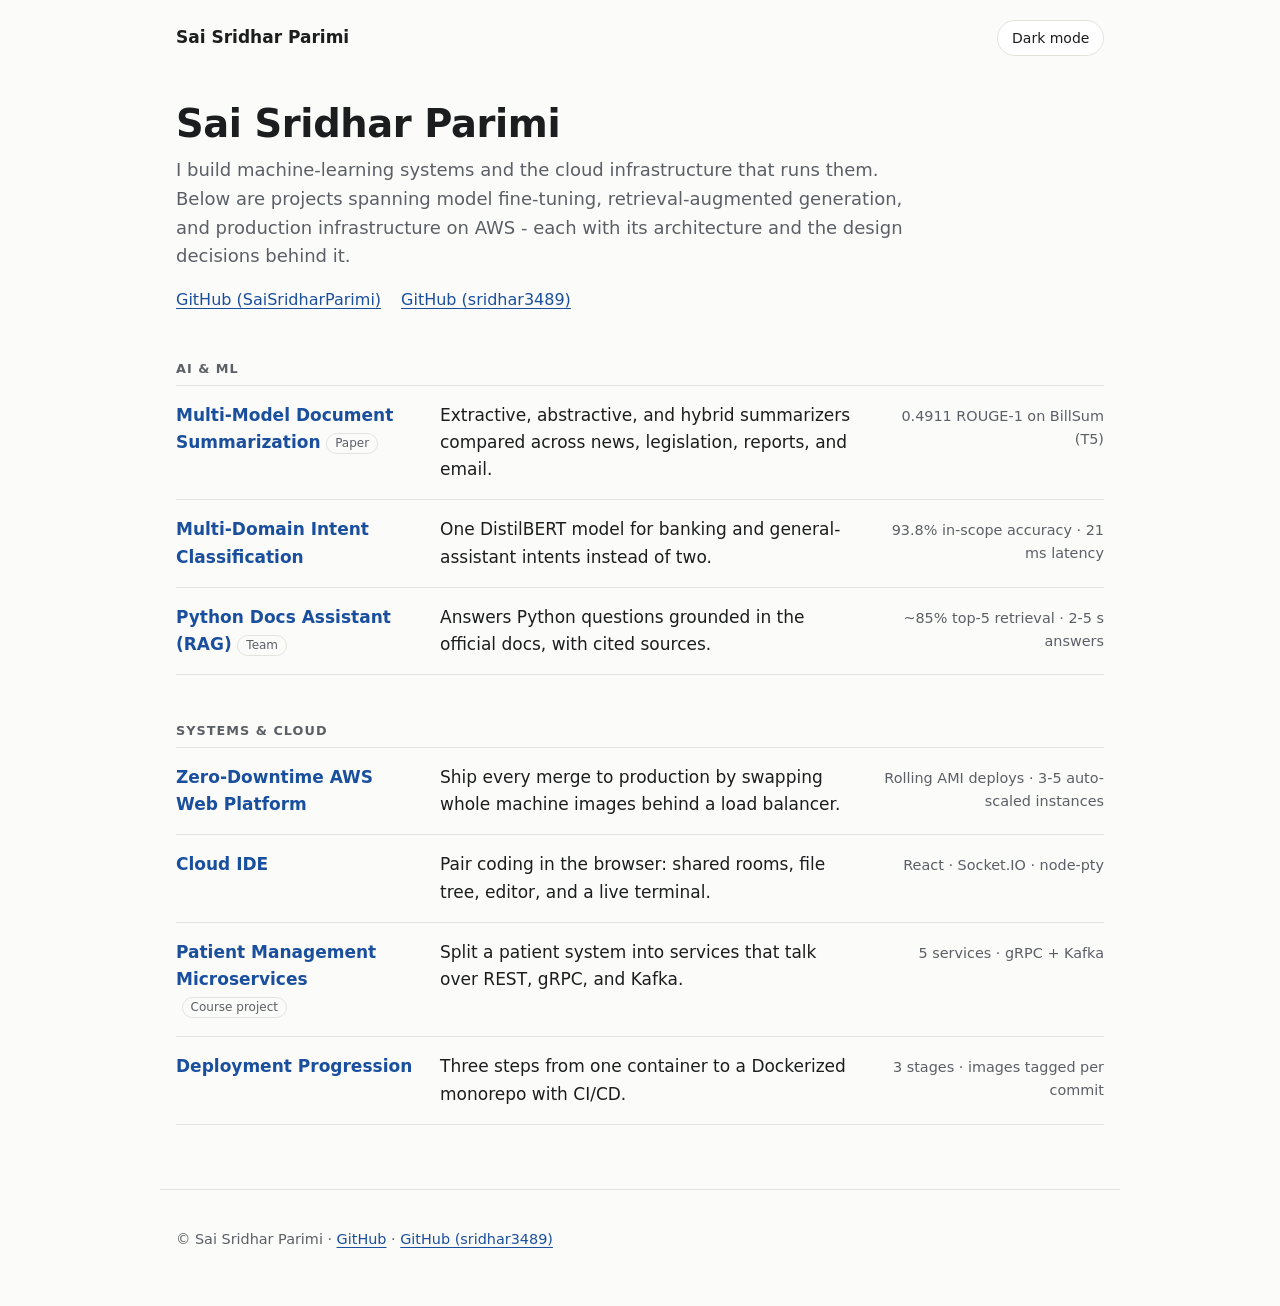
<file: index.html>
<!doctype html>
<html lang="en">
<head>
  <meta charset="utf-8">
  <meta name="viewport" content="width=device-width, initial-scale=1">
  <title>Sai Sridhar Parimi - Projects</title>
  <meta name="description" content="Projects by Sai Sridhar Parimi: machine learning and cloud systems.">
  <script>try{var t=localStorage.getItem("theme");if(t)document.documentElement.setAttribute("data-theme",t)}catch(e){}</script>
  <link rel="stylesheet" href="css/style.css">
</head>
<body>
  <a class="skip-link" href="#main">Skip to content</a>

  <header class="site-header">
    <a class="home" href="./">Sai Sridhar Parimi</a>
    <button class="theme-toggle" type="button" aria-pressed="false" hidden>Dark mode</button>
  </header>

  <main id="main">
    <section class="intro" aria-labelledby="intro-title">
      <h1 id="intro-title">Sai Sridhar Parimi</h1>
      <p>I build machine-learning systems and the cloud infrastructure that runs them. Below are projects spanning model fine-tuning, retrieval-augmented generation, and production infrastructure on AWS - each with its architecture and the design decisions behind it.</p>
      <div class="links">
        <a href="https://github.com/SaiSridharParimi">GitHub (SaiSridharParimi)</a>
        <a href="https://github.com/sridhar3489">GitHub (sridhar3489)</a>
      </div>
    </section>

    <section class="group" aria-labelledby="ai-ml">
      <h2 id="ai-ml">AI &amp; ML</h2>
      <ul class="project-list">
        <li>
          <a class="project-row" href="projects/multi-model-summarization.html">
            <span class="project-name">Multi-Model Document Summarization<span class="tag">Paper</span></span>
            <span class="project-problem">Extractive, abstractive, and hybrid summarizers compared across news, legislation, reports, and email.</span>
            <span class="project-metric">0.4911 ROUGE-1 on BillSum (T5)</span>
          </a>
        </li>
        <li>
          <a class="project-row" href="projects/intent-classification.html">
            <span class="project-name">Multi-Domain Intent Classification</span>
            <span class="project-problem">One DistilBERT model for banking and general-assistant intents instead of two.</span>
            <span class="project-metric">93.8% in-scope accuracy · 21 ms latency</span>
          </a>
        </li>
        <li>
          <a class="project-row" href="projects/python-docs-rag.html">
            <span class="project-name">Python Docs Assistant (RAG)<span class="tag">Team</span></span>
            <span class="project-problem">Answers Python questions grounded in the official docs, with cited sources.</span>
            <span class="project-metric">~85% top-5 retrieval · 2-5 s answers</span>
          </a>
        </li>
      </ul>
    </section>

    <section class="group" aria-labelledby="systems">
      <h2 id="systems">Systems &amp; Cloud</h2>
      <ul class="project-list">
        <li>
          <a class="project-row" href="projects/zero-downtime-aws.html">
            <span class="project-name">Zero-Downtime AWS Web Platform</span>
            <span class="project-problem">Ship every merge to production by swapping whole machine images behind a load balancer.</span>
            <span class="project-metric">Rolling AMI deploys · 3-5 auto-scaled instances</span>
          </a>
        </li>
        <li>
          <a class="project-row" href="projects/cloud-ide.html">
            <span class="project-name">Cloud IDE</span>
            <span class="project-problem">Pair coding in the browser: shared rooms, file tree, editor, and a live terminal.</span>
            <span class="project-metric">React · Socket.IO · node-pty</span>
          </a>
        </li>
        <li>
          <a class="project-row" href="projects/patient-management.html">
            <span class="project-name">Patient Management Microservices<span class="tag">Course project</span></span>
            <span class="project-problem">Split a patient system into services that talk over REST, gRPC, and Kafka.</span>
            <span class="project-metric">5 services · gRPC + Kafka</span>
          </a>
        </li>
        <li>
          <a class="project-row" href="projects/deployment-progression.html">
            <span class="project-name">Deployment Progression</span>
            <span class="project-problem">Three steps from one container to a Dockerized monorepo with CI/CD.</span>
            <span class="project-metric">3 stages · images tagged per commit</span>
          </a>
        </li>
      </ul>
    </section>
  </main>

  <footer class="site-footer">
    <p>© Sai Sridhar Parimi · <a href="https://github.com/SaiSridharParimi">GitHub</a> · <a href="https://github.com/sridhar3489">GitHub (sridhar3489)</a></p>
  </footer>

  <script src="js/theme.js"></script>
</body>
</html>
</file>
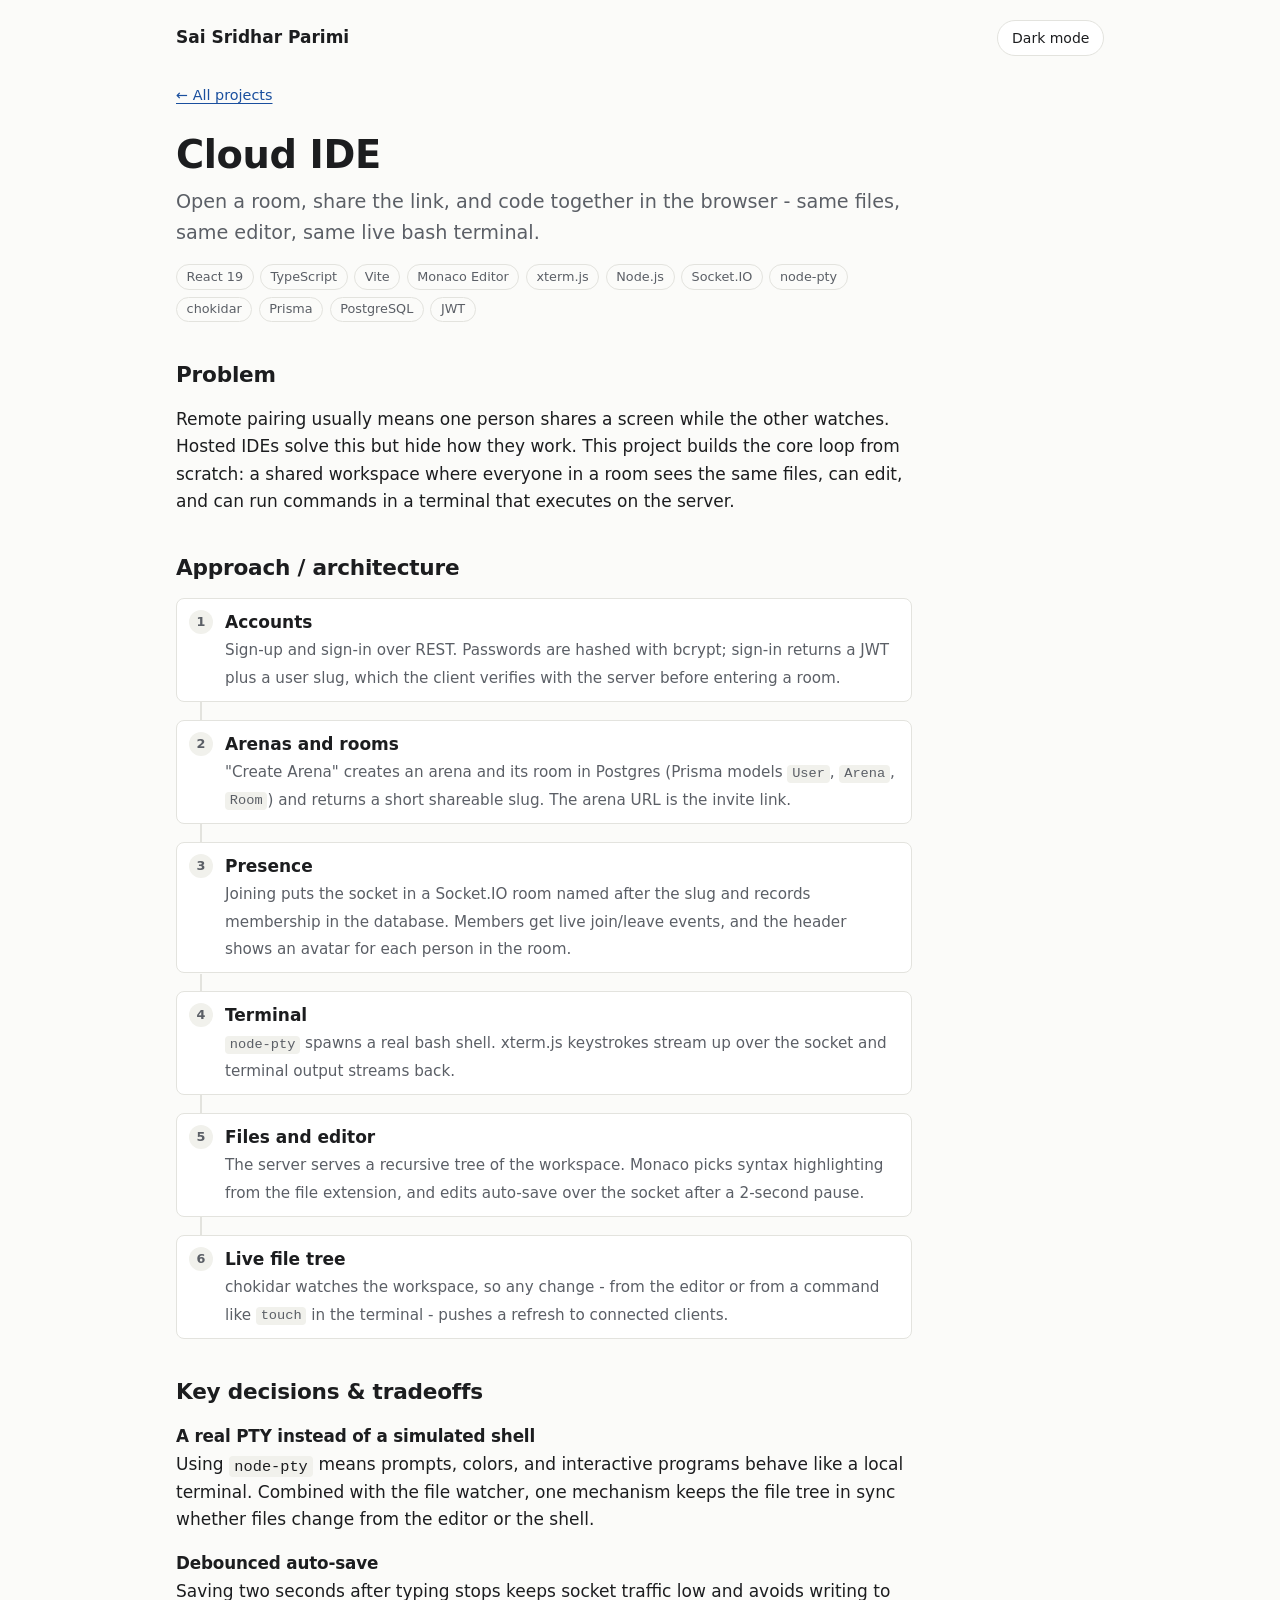
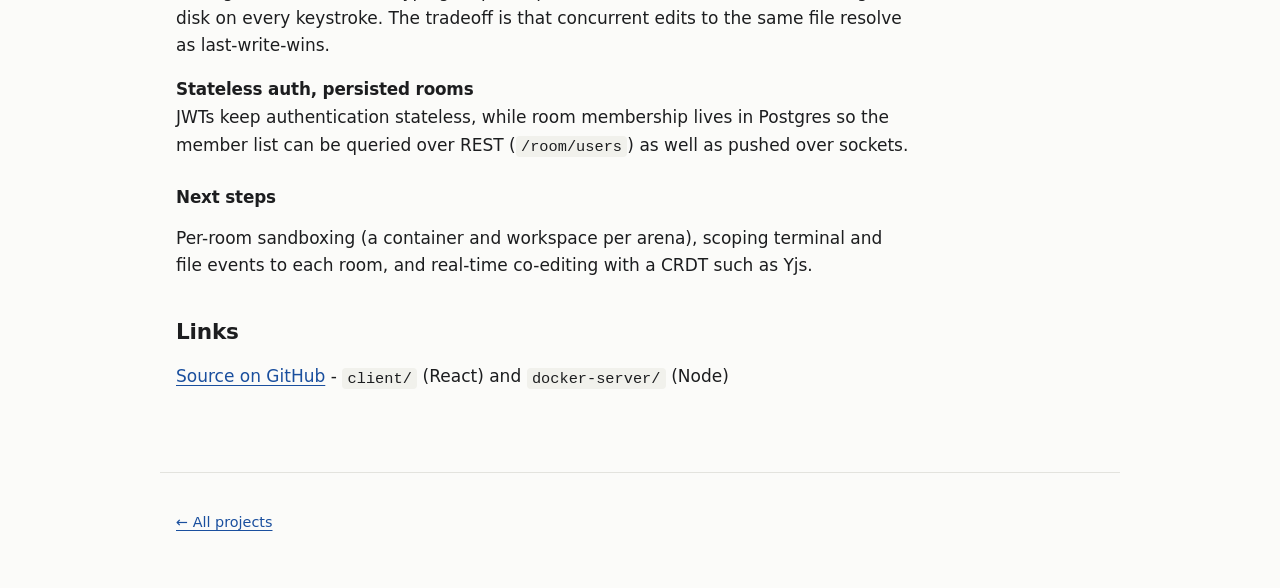
<file: projects/cloud-ide.html>
<!doctype html>
<html lang="en">
<head>
  <meta charset="utf-8">
  <meta name="viewport" content="width=device-width, initial-scale=1">
  <title>Cloud IDE - Sai Sridhar Parimi</title>
  <meta name="description" content="A browser IDE for pair coding: shared rooms, a live file tree, Monaco editor, and a real terminal over WebSockets.">
  <script>try{var t=localStorage.getItem("theme");if(t)document.documentElement.setAttribute("data-theme",t)}catch(e){}</script>
  <link rel="stylesheet" href="../css/style.css">
</head>
<body>
  <a class="skip-link" href="#main">Skip to content</a>
  <header class="site-header">
    <a class="home" href="../">Sai Sridhar Parimi</a>
    <button class="theme-toggle" type="button" aria-pressed="false" hidden>Dark mode</button>
  </header>

  <main id="main">
    <article class="prose">
      <nav class="breadcrumb" aria-label="Breadcrumb"><a href="../">← All projects</a></nav>
      <h1>Cloud IDE</h1>
      <p class="hook">Open a room, share the link, and code together in the browser - same files, same editor, same live bash terminal.</p>
      <ul class="meta" aria-label="Stack">
        <li>React 19</li><li>TypeScript</li><li>Vite</li><li>Monaco Editor</li><li>xterm.js</li><li>Node.js</li><li>Socket.IO</li><li>node-pty</li><li>chokidar</li><li>Prisma</li><li>PostgreSQL</li><li>JWT</li>
      </ul>

      <h2>Problem</h2>
      <p>Remote pairing usually means one person shares a screen while the other watches. Hosted IDEs solve this but hide how they work. This project builds the core loop from scratch: a shared workspace where everyone in a room sees the same files, can edit, and can run commands in a terminal that executes on the server.</p>

      <h2>Approach / architecture</h2>
      <ol class="flow">
        <li><strong>Accounts</strong><span>Sign-up and sign-in over REST. Passwords are hashed with bcrypt; sign-in returns a JWT plus a user slug, which the client verifies with the server before entering a room.</span></li>
        <li><strong>Arenas and rooms</strong><span>"Create Arena" creates an arena and its room in Postgres (Prisma models <code>User</code>, <code>Arena</code>, <code>Room</code>) and returns a short shareable slug. The arena URL is the invite link.</span></li>
        <li><strong>Presence</strong><span>Joining puts the socket in a Socket.IO room named after the slug and records membership in the database. Members get live join/leave events, and the header shows an avatar for each person in the room.</span></li>
        <li><strong>Terminal</strong><span><code>node-pty</code> spawns a real bash shell. xterm.js keystrokes stream up over the socket and terminal output streams back.</span></li>
        <li><strong>Files and editor</strong><span>The server serves a recursive tree of the workspace. Monaco picks syntax highlighting from the file extension, and edits auto-save over the socket after a 2-second pause.</span></li>
        <li><strong>Live file tree</strong><span>chokidar watches the workspace, so any change - from the editor or from a command like <code>touch</code> in the terminal - pushes a refresh to connected clients.</span></li>
      </ol>

      <h2>Key decisions &amp; tradeoffs</h2>
      <div class="decision">
        <h3>A real PTY instead of a simulated shell</h3>
        <p>Using <code>node-pty</code> means prompts, colors, and interactive programs behave like a local terminal. Combined with the file watcher, one mechanism keeps the file tree in sync whether files change from the editor or the shell.</p>
      </div>
      <div class="decision">
        <h3>Debounced auto-save</h3>
        <p>Saving two seconds after typing stops keeps socket traffic low and avoids writing to disk on every keystroke. The tradeoff is that concurrent edits to the same file resolve as last-write-wins.</p>
      </div>
      <div class="decision">
        <h3>Stateless auth, persisted rooms</h3>
        <p>JWTs keep authentication stateless, while room membership lives in Postgres so the member list can be queried over REST (<code>/room/users</code>) as well as pushed over sockets.</p>
      </div>

      <h3>Next steps</h3>
      <p>Per-room sandboxing (a container and workspace per arena), scoping terminal and file events to each room, and real-time co-editing with a CRDT such as Yjs.</p>

      <h2>Links</h2>
      <ul class="links-list">
        <li><a href="https://github.com/Sridhar3489/cloud-ide">Source on GitHub</a> - <code>client/</code> (React) and <code>docker-server/</code> (Node)</li>
      </ul>
    </article>
  </main>

  <footer class="site-footer"><p><a href="../">← All projects</a></p></footer>
  <script src="../js/theme.js"></script>
</body>
</html>
</file>
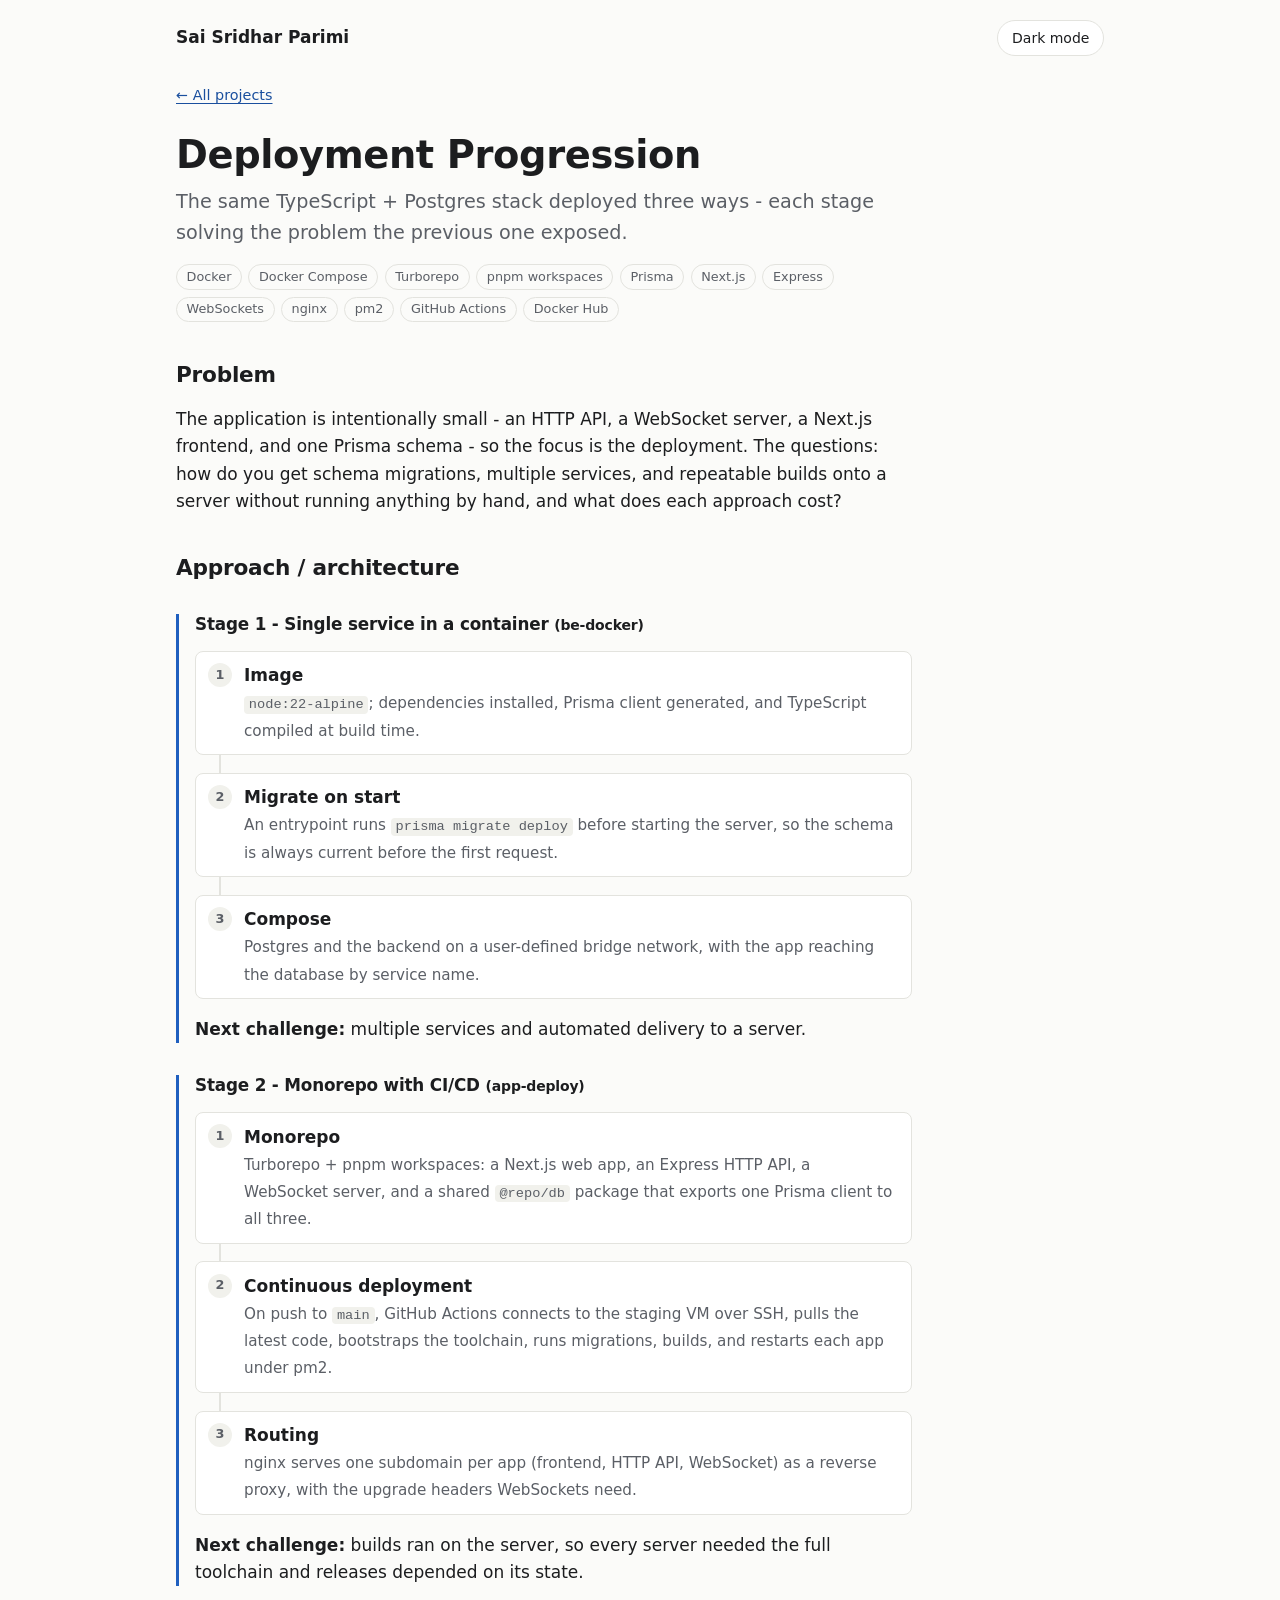
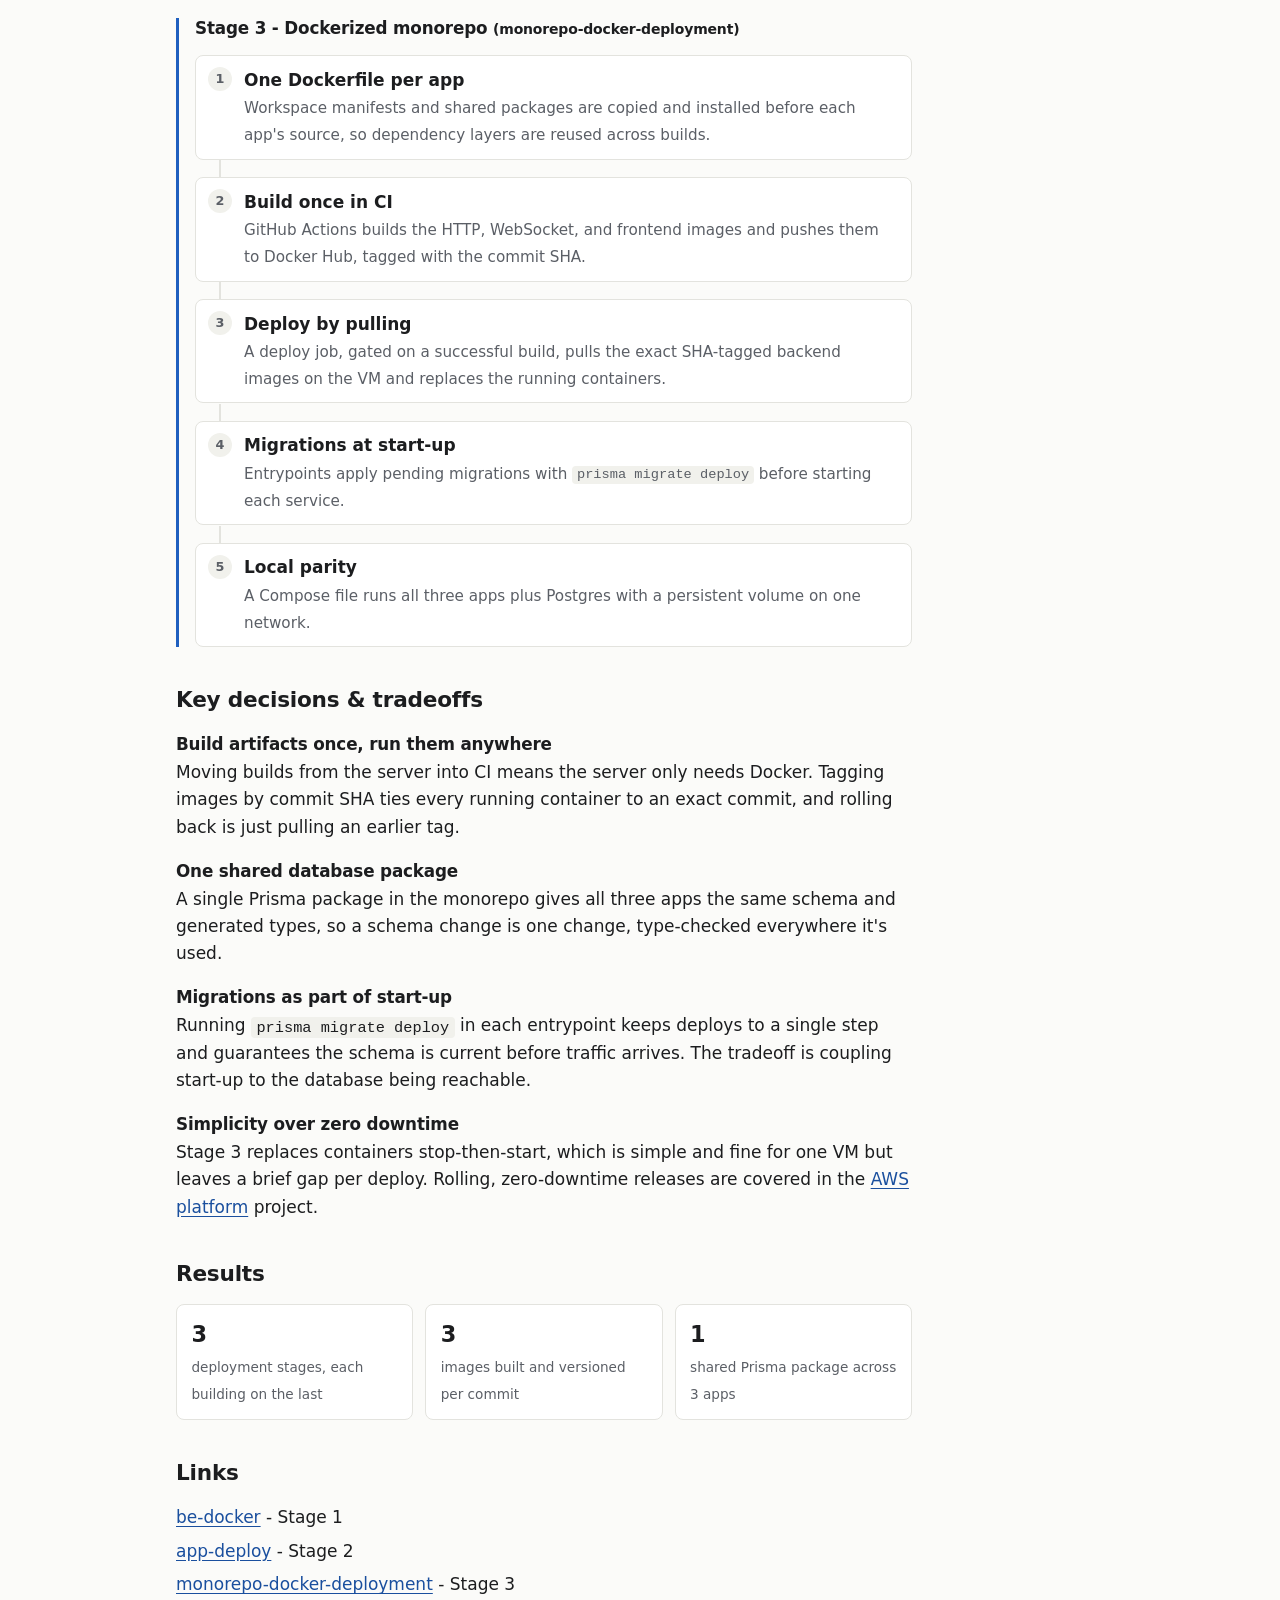
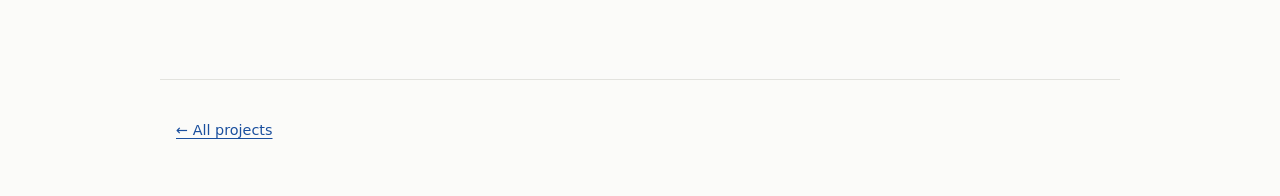
<file: projects/deployment-progression.html>
<!doctype html>
<html lang="en">
<head>
  <meta charset="utf-8">
  <meta name="viewport" content="width=device-width, initial-scale=1">
  <title>Deployment Progression - Sai Sridhar Parimi</title>
  <meta name="description" content="Three stages: a single Dockerized service, a monorepo deployed by CI over SSH, and a Dockerized monorepo shipped as versioned images.">
  <script>try{var t=localStorage.getItem("theme");if(t)document.documentElement.setAttribute("data-theme",t)}catch(e){}</script>
  <link rel="stylesheet" href="../css/style.css">
</head>
<body>
  <a class="skip-link" href="#main">Skip to content</a>
  <header class="site-header">
    <a class="home" href="../">Sai Sridhar Parimi</a>
    <button class="theme-toggle" type="button" aria-pressed="false" hidden>Dark mode</button>
  </header>

  <main id="main">
    <article class="prose">
      <nav class="breadcrumb" aria-label="Breadcrumb"><a href="../">← All projects</a></nav>
      <h1>Deployment Progression</h1>
      <p class="hook">The same TypeScript + Postgres stack deployed three ways - each stage solving the problem the previous one exposed.</p>
      <ul class="meta" aria-label="Stack">
        <li>Docker</li><li>Docker Compose</li><li>Turborepo</li><li>pnpm workspaces</li><li>Prisma</li><li>Next.js</li><li>Express</li><li>WebSockets</li><li>nginx</li><li>pm2</li><li>GitHub Actions</li><li>Docker Hub</li>
      </ul>

      <h2>Problem</h2>
      <p>The application is intentionally small - an HTTP API, a WebSocket server, a Next.js frontend, and one Prisma schema - so the focus is the deployment. The questions: how do you get schema migrations, multiple services, and repeatable builds onto a server without running anything by hand, and what does each approach cost?</p>

      <h2>Approach / architecture</h2>

      <section class="stage" aria-labelledby="s1">
        <h3 id="s1">Stage 1 - Single service in a container <small>(be-docker)</small></h3>
        <ol class="flow">
          <li><strong>Image</strong><span><code>node:22-alpine</code>; dependencies installed, Prisma client generated, and TypeScript compiled at build time.</span></li>
          <li><strong>Migrate on start</strong><span>An entrypoint runs <code>prisma migrate deploy</code> before starting the server, so the schema is always current before the first request.</span></li>
          <li><strong>Compose</strong><span>Postgres and the backend on a user-defined bridge network, with the app reaching the database by service name.</span></li>
        </ol>
        <p><strong>Next challenge:</strong> multiple services and automated delivery to a server.</p>
      </section>

      <section class="stage" aria-labelledby="s2">
        <h3 id="s2">Stage 2 - Monorepo with CI/CD <small>(app-deploy)</small></h3>
        <ol class="flow">
          <li><strong>Monorepo</strong><span>Turborepo + pnpm workspaces: a Next.js web app, an Express HTTP API, a WebSocket server, and a shared <code>@repo/db</code> package that exports one Prisma client to all three.</span></li>
          <li><strong>Continuous deployment</strong><span>On push to <code>main</code>, GitHub Actions connects to the staging VM over SSH, pulls the latest code, bootstraps the toolchain, runs migrations, builds, and restarts each app under pm2.</span></li>
          <li><strong>Routing</strong><span>nginx serves one subdomain per app (frontend, HTTP API, WebSocket) as a reverse proxy, with the upgrade headers WebSockets need.</span></li>
        </ol>
        <p><strong>Next challenge:</strong> builds ran on the server, so every server needed the full toolchain and releases depended on its state.</p>
      </section>

      <section class="stage" aria-labelledby="s3">
        <h3 id="s3">Stage 3 - Dockerized monorepo <small>(monorepo-docker-deployment)</small></h3>
        <ol class="flow">
          <li><strong>One Dockerfile per app</strong><span>Workspace manifests and shared packages are copied and installed before each app's source, so dependency layers are reused across builds.</span></li>
          <li><strong>Build once in CI</strong><span>GitHub Actions builds the HTTP, WebSocket, and frontend images and pushes them to Docker Hub, tagged with the commit SHA.</span></li>
          <li><strong>Deploy by pulling</strong><span>A deploy job, gated on a successful build, pulls the exact SHA-tagged backend images on the VM and replaces the running containers.</span></li>
          <li><strong>Migrations at start-up</strong><span>Entrypoints apply pending migrations with <code>prisma migrate deploy</code> before starting each service.</span></li>
          <li><strong>Local parity</strong><span>A Compose file runs all three apps plus Postgres with a persistent volume on one network.</span></li>
        </ol>
      </section>

      <h2>Key decisions &amp; tradeoffs</h2>
      <div class="decision">
        <h3>Build artifacts once, run them anywhere</h3>
        <p>Moving builds from the server into CI means the server only needs Docker. Tagging images by commit SHA ties every running container to an exact commit, and rolling back is just pulling an earlier tag.</p>
      </div>
      <div class="decision">
        <h3>One shared database package</h3>
        <p>A single Prisma package in the monorepo gives all three apps the same schema and generated types, so a schema change is one change, type-checked everywhere it's used.</p>
      </div>
      <div class="decision">
        <h3>Migrations as part of start-up</h3>
        <p>Running <code>prisma migrate deploy</code> in each entrypoint keeps deploys to a single step and guarantees the schema is current before traffic arrives. The tradeoff is coupling start-up to the database being reachable.</p>
      </div>
      <div class="decision">
        <h3>Simplicity over zero downtime</h3>
        <p>Stage 3 replaces containers stop-then-start, which is simple and fine for one VM but leaves a brief gap per deploy. Rolling, zero-downtime releases are covered in the <a href="zero-downtime-aws.html">AWS platform</a> project.</p>
      </div>

      <h2>Results</h2>
      <ul class="stats">
        <li><span class="value">3</span><span class="label">deployment stages, each building on the last</span></li>
        <li><span class="value">3</span><span class="label">images built and versioned per commit</span></li>
        <li><span class="value">1</span><span class="label">shared Prisma package across 3 apps</span></li>
      </ul>

      <h2>Links</h2>
      <ul class="links-list">
        <li><a href="https://github.com/Sridhar3489/be-docker">be-docker</a> - Stage 1</li>
        <li><a href="https://github.com/Sridhar3489/app-deploy">app-deploy</a> - Stage 2</li>
        <li><a href="https://github.com/Sridhar3489/monorepo-docker-deployment">monorepo-docker-deployment</a> - Stage 3</li>
      </ul>
    </article>
  </main>

  <footer class="site-footer"><p><a href="../">← All projects</a></p></footer>
  <script src="../js/theme.js"></script>
</body>
</html>
</file>
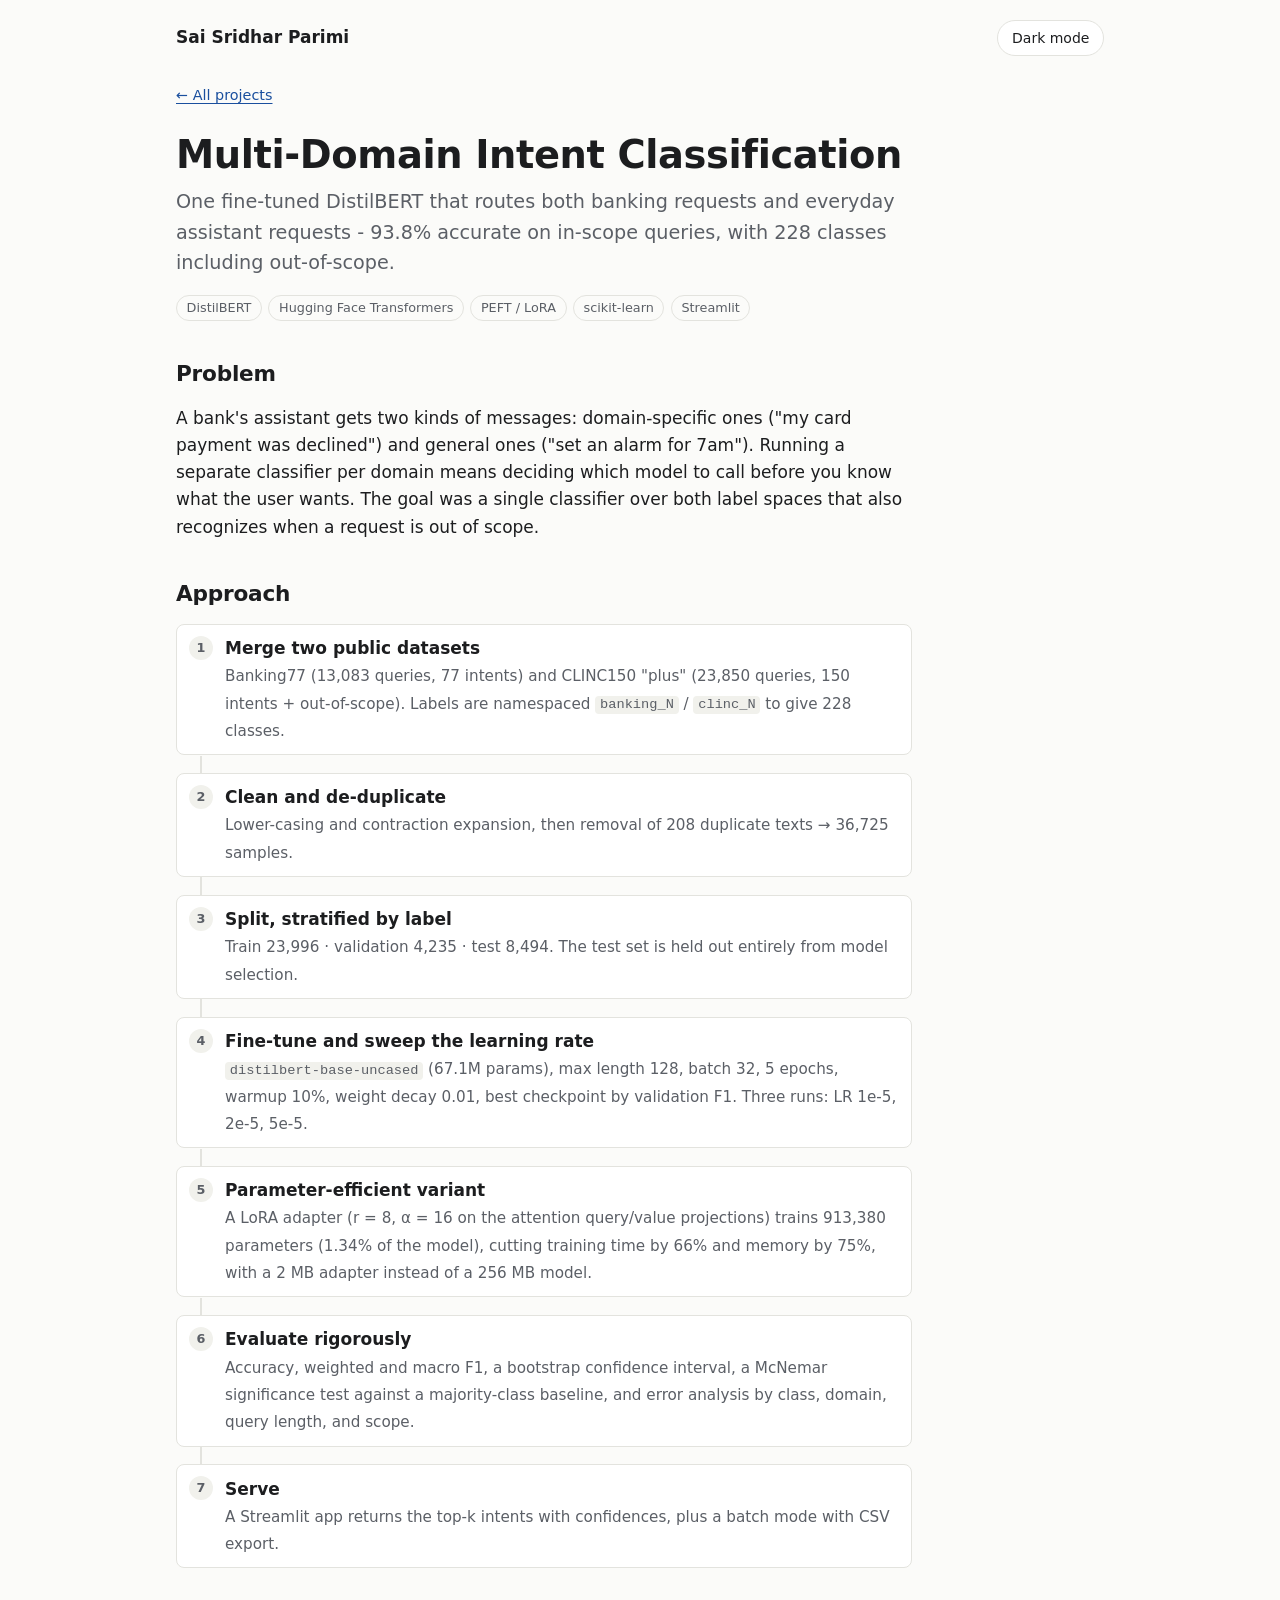
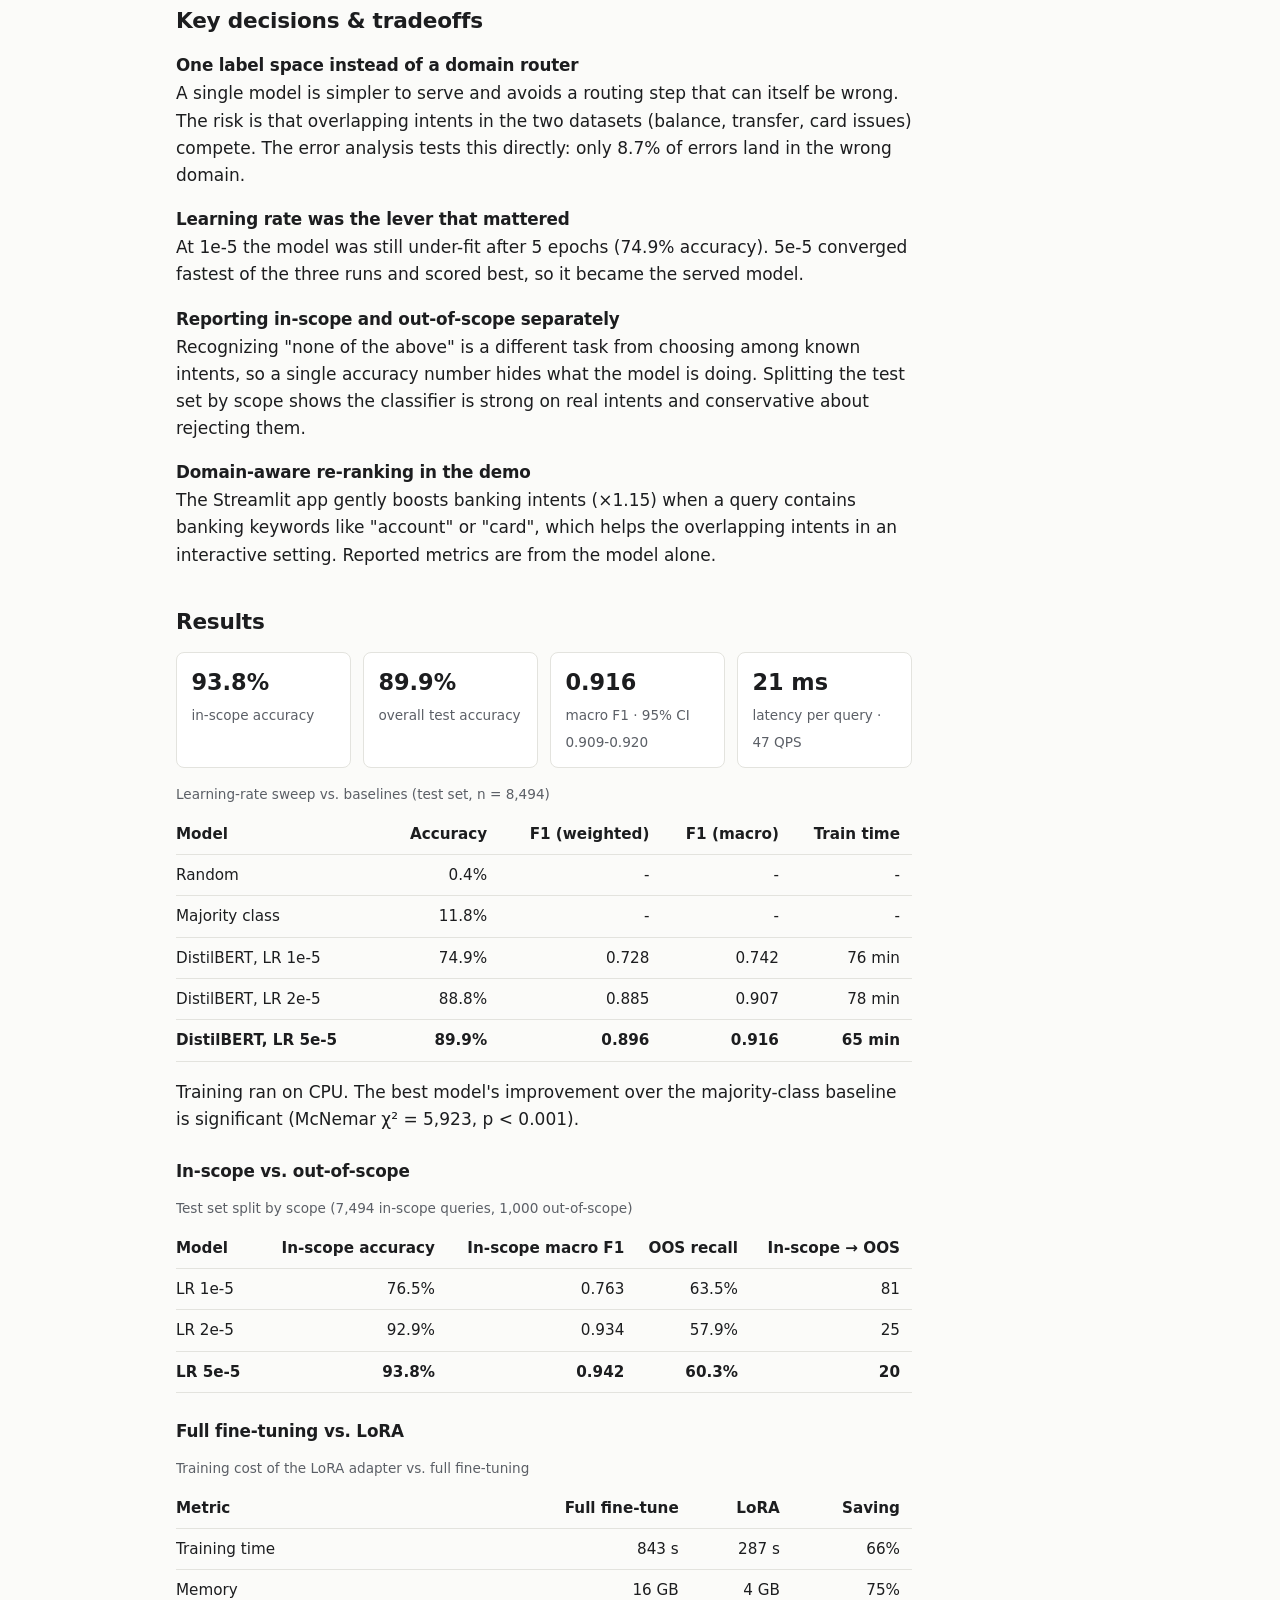
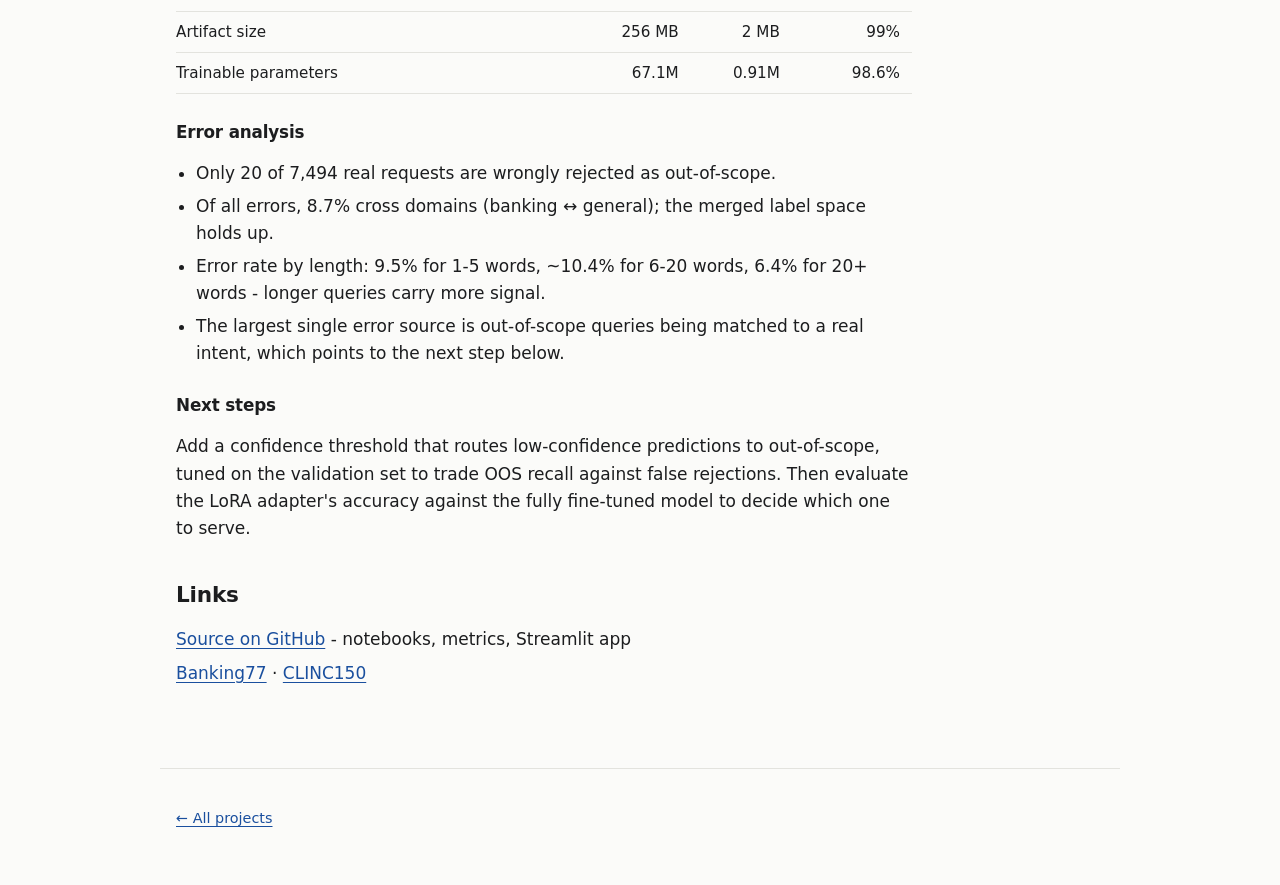
<file: projects/intent-classification.html>
<!doctype html>
<html lang="en">
<head>
  <meta charset="utf-8">
  <meta name="viewport" content="width=device-width, initial-scale=1">
  <title>Intent Classification - Sai Sridhar Parimi</title>
  <meta name="description" content="Fine-tuning DistilBERT on Banking77 + CLINC150 for a single 228-intent classifier.">
  <script>try{var t=localStorage.getItem("theme");if(t)document.documentElement.setAttribute("data-theme",t)}catch(e){}</script>
  <link rel="stylesheet" href="../css/style.css">
</head>
<body>
  <a class="skip-link" href="#main">Skip to content</a>
  <header class="site-header">
    <a class="home" href="../">Sai Sridhar Parimi</a>
    <button class="theme-toggle" type="button" aria-pressed="false" hidden>Dark mode</button>
  </header>

  <main id="main">
    <article class="prose">
      <nav class="breadcrumb" aria-label="Breadcrumb"><a href="../">← All projects</a></nav>
      <h1>Multi-Domain Intent Classification</h1>
      <p class="hook">One fine-tuned DistilBERT that routes both banking requests and everyday assistant requests - 93.8% accurate on in-scope queries, with 228 classes including out-of-scope.</p>
      <ul class="meta" aria-label="Stack">
        <li>DistilBERT</li><li>Hugging Face Transformers</li><li>PEFT / LoRA</li><li>scikit-learn</li><li>Streamlit</li>
      </ul>

      <h2>Problem</h2>
      <p>A bank's assistant gets two kinds of messages: domain-specific ones ("my card payment was declined") and general ones ("set an alarm for 7am"). Running a separate classifier per domain means deciding which model to call before you know what the user wants. The goal was a single classifier over both label spaces that also recognizes when a request is out of scope.</p>

      <h2>Approach</h2>
      <ol class="flow">
        <li><strong>Merge two public datasets</strong><span>Banking77 (13,083 queries, 77 intents) and CLINC150 "plus" (23,850 queries, 150 intents + out-of-scope). Labels are namespaced <code>banking_N</code> / <code>clinc_N</code> to give 228 classes.</span></li>
        <li><strong>Clean and de-duplicate</strong><span>Lower-casing and contraction expansion, then removal of 208 duplicate texts → 36,725 samples.</span></li>
        <li><strong>Split, stratified by label</strong><span>Train 23,996 · validation 4,235 · test 8,494. The test set is held out entirely from model selection.</span></li>
        <li><strong>Fine-tune and sweep the learning rate</strong><span><code>distilbert-base-uncased</code> (67.1M params), max length 128, batch 32, 5 epochs, warmup 10%, weight decay 0.01, best checkpoint by validation F1. Three runs: LR 1e-5, 2e-5, 5e-5.</span></li>
        <li><strong>Parameter-efficient variant</strong><span>A LoRA adapter (r = 8, α = 16 on the attention query/value projections) trains 913,380 parameters (1.34% of the model), cutting training time by 66% and memory by 75%, with a 2 MB adapter instead of a 256 MB model.</span></li>
        <li><strong>Evaluate rigorously</strong><span>Accuracy, weighted and macro F1, a bootstrap confidence interval, a McNemar significance test against a majority-class baseline, and error analysis by class, domain, query length, and scope.</span></li>
        <li><strong>Serve</strong><span>A Streamlit app returns the top-k intents with confidences, plus a batch mode with CSV export.</span></li>
      </ol>

      <h2>Key decisions &amp; tradeoffs</h2>
      <div class="decision">
        <h3>One label space instead of a domain router</h3>
        <p>A single model is simpler to serve and avoids a routing step that can itself be wrong. The risk is that overlapping intents in the two datasets (balance, transfer, card issues) compete. The error analysis tests this directly: only 8.7% of errors land in the wrong domain.</p>
      </div>
      <div class="decision">
        <h3>Learning rate was the lever that mattered</h3>
        <p>At 1e-5 the model was still under-fit after 5 epochs (74.9% accuracy). 5e-5 converged fastest of the three runs and scored best, so it became the served model.</p>
      </div>
      <div class="decision">
        <h3>Reporting in-scope and out-of-scope separately</h3>
        <p>Recognizing "none of the above" is a different task from choosing among known intents, so a single accuracy number hides what the model is doing. Splitting the test set by scope shows the classifier is strong on real intents and conservative about rejecting them.</p>
      </div>
      <div class="decision">
        <h3>Domain-aware re-ranking in the demo</h3>
        <p>The Streamlit app gently boosts banking intents (×1.15) when a query contains banking keywords like "account" or "card", which helps the overlapping intents in an interactive setting. Reported metrics are from the model alone.</p>
      </div>

      <h2>Results</h2>
      <ul class="stats">
        <li><span class="value">93.8%</span><span class="label">in-scope accuracy</span></li>
        <li><span class="value">89.9%</span><span class="label">overall test accuracy</span></li>
        <li><span class="value">0.916</span><span class="label">macro F1 · 95% CI 0.909-0.920</span></li>
        <li><span class="value">21 ms</span><span class="label">latency per query · 47 QPS</span></li>
      </ul>

      <div class="table-wrap">
        <table>
          <caption>Learning-rate sweep vs. baselines (test set, n = 8,494)</caption>
          <thead>
            <tr><th scope="col">Model</th><th scope="col" class="num">Accuracy</th><th scope="col" class="num">F1 (weighted)</th><th scope="col" class="num">F1 (macro)</th><th scope="col" class="num">Train time</th></tr>
          </thead>
          <tbody>
            <tr><td>Random</td><td class="num">0.4%</td><td class="num">-</td><td class="num">-</td><td class="num">-</td></tr>
            <tr><td>Majority class</td><td class="num">11.8%</td><td class="num">-</td><td class="num">-</td><td class="num">-</td></tr>
            <tr><td>DistilBERT, LR 1e-5</td><td class="num">74.9%</td><td class="num">0.728</td><td class="num">0.742</td><td class="num">76 min</td></tr>
            <tr><td>DistilBERT, LR 2e-5</td><td class="num">88.8%</td><td class="num">0.885</td><td class="num">0.907</td><td class="num">78 min</td></tr>
            <tr class="best"><td>DistilBERT, LR 5e-5</td><td class="num">89.9%</td><td class="num">0.896</td><td class="num">0.916</td><td class="num">65 min</td></tr>
          </tbody>
        </table>
      </div>
      <p>Training ran on CPU. The best model's improvement over the majority-class baseline is significant (McNemar χ² = 5,923, p &lt; 0.001).</p>

      <h3>In-scope vs. out-of-scope</h3>
      <div class="table-wrap">
        <table>
          <caption>Test set split by scope (7,494 in-scope queries, 1,000 out-of-scope)</caption>
          <thead>
            <tr><th scope="col">Model</th><th scope="col" class="num">In-scope accuracy</th><th scope="col" class="num">In-scope macro F1</th><th scope="col" class="num">OOS recall</th><th scope="col" class="num">In-scope → OOS</th></tr>
          </thead>
          <tbody>
            <tr><td>LR 1e-5</td><td class="num">76.5%</td><td class="num">0.763</td><td class="num">63.5%</td><td class="num">81</td></tr>
            <tr><td>LR 2e-5</td><td class="num">92.9%</td><td class="num">0.934</td><td class="num">57.9%</td><td class="num">25</td></tr>
            <tr class="best"><td>LR 5e-5</td><td class="num">93.8%</td><td class="num">0.942</td><td class="num">60.3%</td><td class="num">20</td></tr>
          </tbody>
        </table>
      </div>

      <h3>Full fine-tuning vs. LoRA</h3>
      <div class="table-wrap">
        <table>
          <caption>Training cost of the LoRA adapter vs. full fine-tuning</caption>
          <thead><tr><th scope="col">Metric</th><th scope="col" class="num">Full fine-tune</th><th scope="col" class="num">LoRA</th><th scope="col" class="num">Saving</th></tr></thead>
          <tbody>
            <tr><td>Training time</td><td class="num">843 s</td><td class="num">287 s</td><td class="num">66%</td></tr>
            <tr><td>Memory</td><td class="num">16 GB</td><td class="num">4 GB</td><td class="num">75%</td></tr>
            <tr><td>Artifact size</td><td class="num">256 MB</td><td class="num">2 MB</td><td class="num">99%</td></tr>
            <tr><td>Trainable parameters</td><td class="num">67.1M</td><td class="num">0.91M</td><td class="num">98.6%</td></tr>
          </tbody>
        </table>
      </div>

      <h3>Error analysis</h3>
      <ul>
        <li>Only 20 of 7,494 real requests are wrongly rejected as out-of-scope.</li>
        <li>Of all errors, 8.7% cross domains (banking ↔ general); the merged label space holds up.</li>
        <li>Error rate by length: 9.5% for 1-5 words, ~10.4% for 6-20 words, 6.4% for 20+ words - longer queries carry more signal.</li>
        <li>The largest single error source is out-of-scope queries being matched to a real intent, which points to the next step below.</li>
      </ul>

      <h3>Next steps</h3>
      <p>Add a confidence threshold that routes low-confidence predictions to out-of-scope, tuned on the validation set to trade OOS recall against false rejections. Then evaluate the LoRA adapter's accuracy against the fully fine-tuned model to decide which one to serve.</p>

      <h2>Links</h2>
      <ul class="links-list">
        <li><a href="https://github.com/SaiSridharParimi/intent-classification">Source on GitHub</a> - notebooks, metrics, Streamlit app</li>
        <li><a href="https://huggingface.co/datasets/PolyAI/banking77">Banking77</a> · <a href="https://huggingface.co/datasets/clinc/clinc_oos">CLINC150</a></li>
      </ul>
    </article>
  </main>

  <footer class="site-footer"><p><a href="../">← All projects</a></p></footer>
  <script src="../js/theme.js"></script>
</body>
</html>
</file>
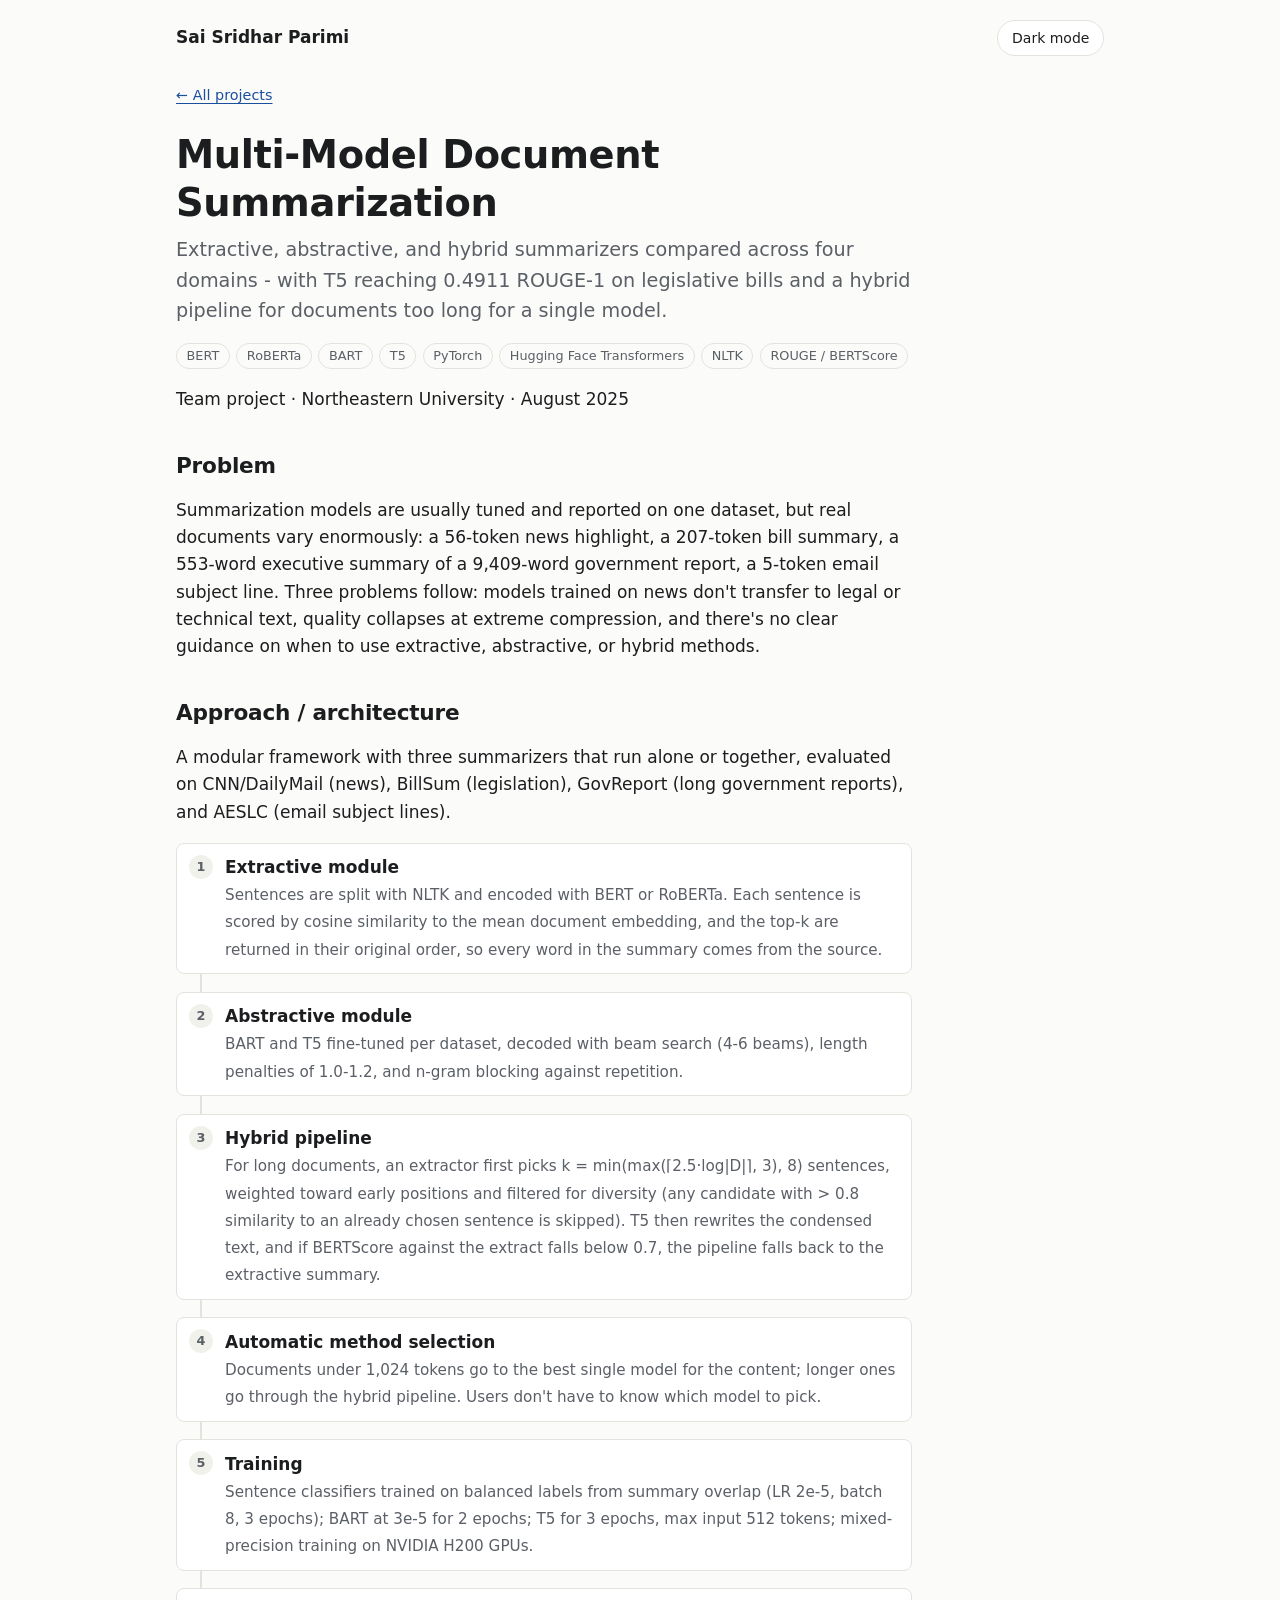
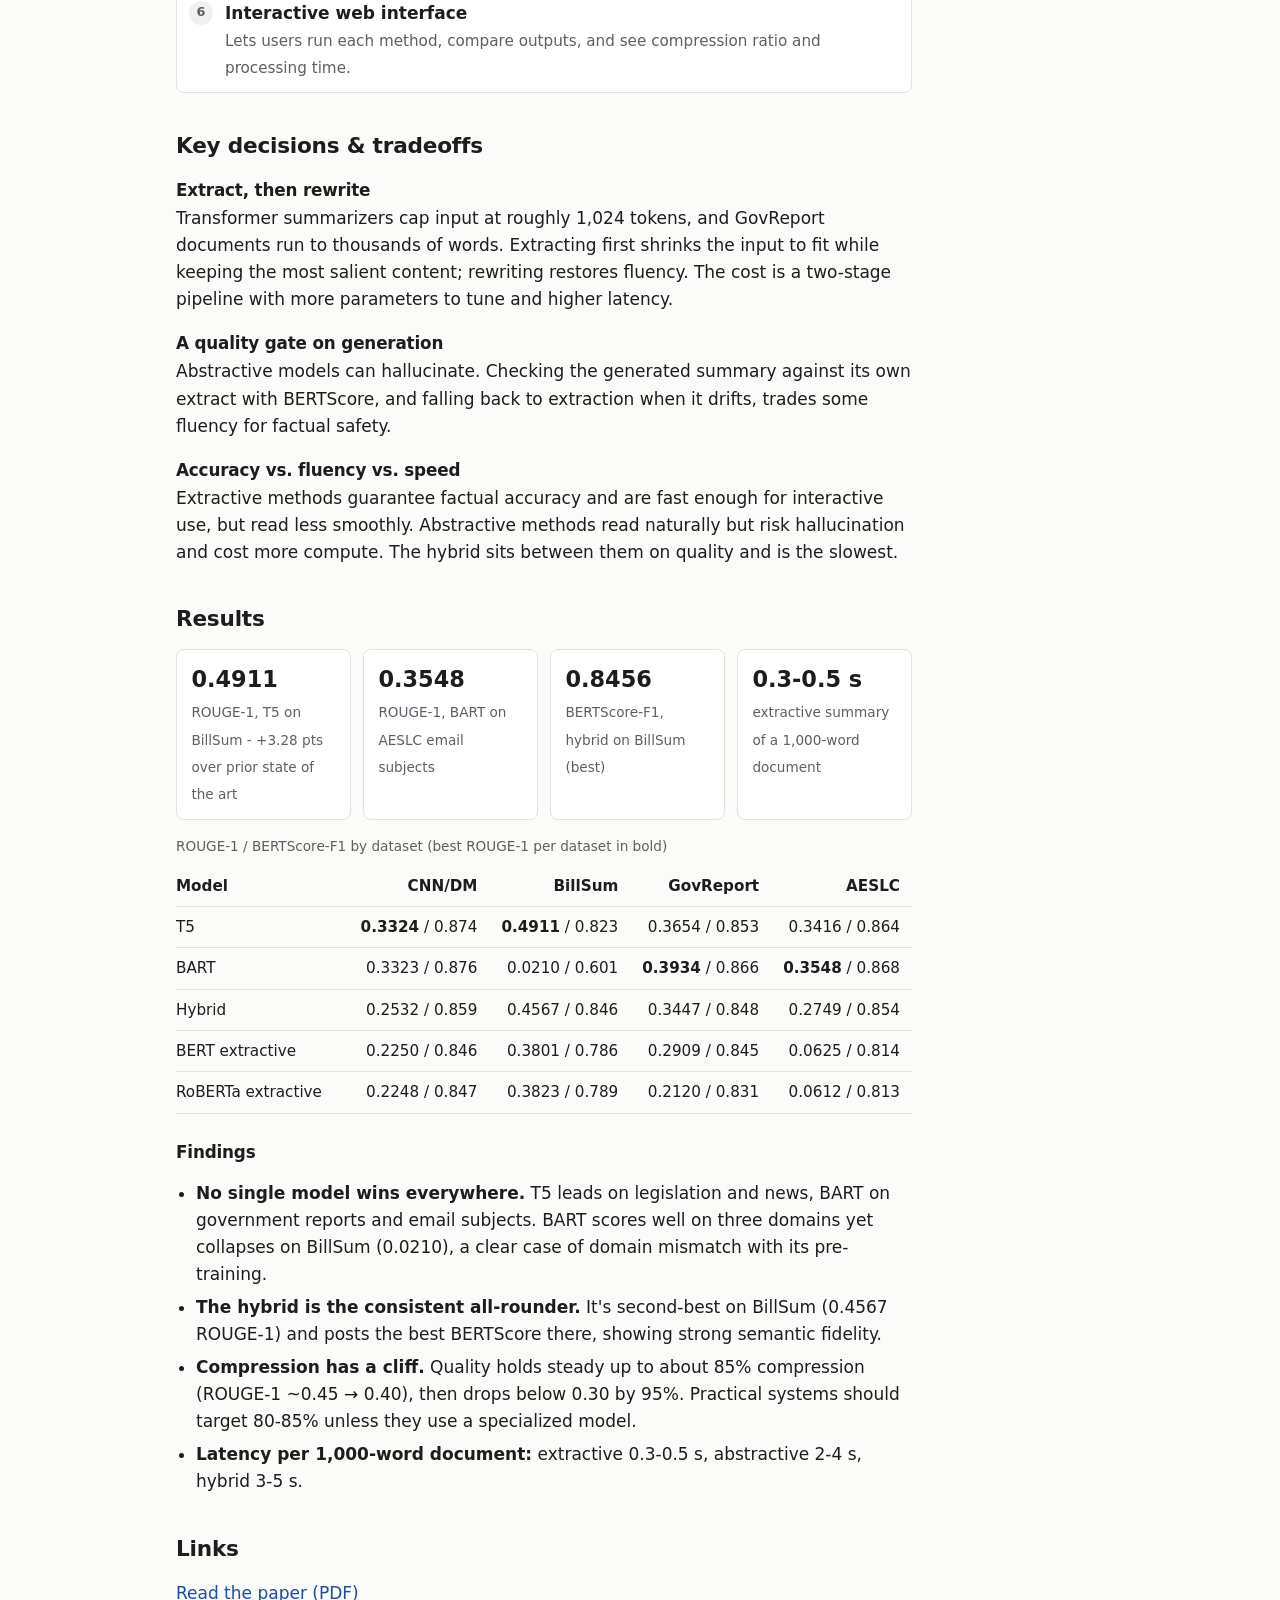
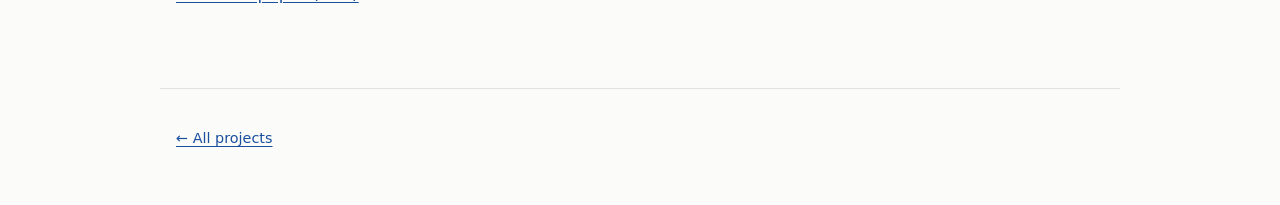
<file: projects/multi-model-summarization.html>
<!doctype html>
<html lang="en">
<head>
  <meta charset="utf-8">
  <meta name="viewport" content="width=device-width, initial-scale=1">
  <title>Multi-Model Summarization - Sai Sridhar Parimi</title>
  <meta name="description" content="A comparative study of extractive, abstractive, and hybrid summarization across news, legislation, government reports, and email.">
  <script>try{var t=localStorage.getItem("theme");if(t)document.documentElement.setAttribute("data-theme",t)}catch(e){}</script>
  <link rel="stylesheet" href="../css/style.css">
</head>
<body>
  <a class="skip-link" href="#main">Skip to content</a>
  <header class="site-header">
    <a class="home" href="../">Sai Sridhar Parimi</a>
    <button class="theme-toggle" type="button" aria-pressed="false" hidden>Dark mode</button>
  </header>

  <main id="main">
    <article class="prose">
      <nav class="breadcrumb" aria-label="Breadcrumb"><a href="../">← All projects</a></nav>
      <h1>Multi-Model Document Summarization</h1>
      <p class="hook">Extractive, abstractive, and hybrid summarizers compared across four domains - with T5 reaching 0.4911 ROUGE-1 on legislative bills and a hybrid pipeline for documents too long for a single model.</p>
      <ul class="meta" aria-label="Stack">
        <li>BERT</li><li>RoBERTa</li><li>BART</li><li>T5</li><li>PyTorch</li><li>Hugging Face Transformers</li><li>NLTK</li><li>ROUGE / BERTScore</li>
      </ul>
      <p>Team project · Northeastern University · August 2025</p>

      <h2>Problem</h2>
      <p>Summarization models are usually tuned and reported on one dataset, but real documents vary enormously: a 56-token news highlight, a 207-token bill summary, a 553-word executive summary of a 9,409-word government report, a 5-token email subject line. Three problems follow: models trained on news don't transfer to legal or technical text, quality collapses at extreme compression, and there's no clear guidance on when to use extractive, abstractive, or hybrid methods.</p>

      <h2>Approach / architecture</h2>
      <p>A modular framework with three summarizers that run alone or together, evaluated on CNN/DailyMail (news), BillSum (legislation), GovReport (long government reports), and AESLC (email subject lines).</p>
      <ol class="flow">
        <li><strong>Extractive module</strong><span>Sentences are split with NLTK and encoded with BERT or RoBERTa. Each sentence is scored by cosine similarity to the mean document embedding, and the top-k are returned in their original order, so every word in the summary comes from the source.</span></li>
        <li><strong>Abstractive module</strong><span>BART and T5 fine-tuned per dataset, decoded with beam search (4-6 beams), length penalties of 1.0-1.2, and n-gram blocking against repetition.</span></li>
        <li><strong>Hybrid pipeline</strong><span>For long documents, an extractor first picks k = min(max(⌈2.5·log|D|⌉, 3), 8) sentences, weighted toward early positions and filtered for diversity (any candidate with &gt; 0.8 similarity to an already chosen sentence is skipped). T5 then rewrites the condensed text, and if BERTScore against the extract falls below 0.7, the pipeline falls back to the extractive summary.</span></li>
        <li><strong>Automatic method selection</strong><span>Documents under 1,024 tokens go to the best single model for the content; longer ones go through the hybrid pipeline. Users don't have to know which model to pick.</span></li>
        <li><strong>Training</strong><span>Sentence classifiers trained on balanced labels from summary overlap (LR 2e-5, batch 8, 3 epochs); BART at 3e-5 for 2 epochs; T5 for 3 epochs, max input 512 tokens; mixed-precision training on NVIDIA H200 GPUs.</span></li>
        <li><strong>Interactive web interface</strong><span>Lets users run each method, compare outputs, and see compression ratio and processing time.</span></li>
      </ol>

      <h2>Key decisions &amp; tradeoffs</h2>
      <div class="decision">
        <h3>Extract, then rewrite</h3>
        <p>Transformer summarizers cap input at roughly 1,024 tokens, and GovReport documents run to thousands of words. Extracting first shrinks the input to fit while keeping the most salient content; rewriting restores fluency. The cost is a two-stage pipeline with more parameters to tune and higher latency.</p>
      </div>
      <div class="decision">
        <h3>A quality gate on generation</h3>
        <p>Abstractive models can hallucinate. Checking the generated summary against its own extract with BERTScore, and falling back to extraction when it drifts, trades some fluency for factual safety.</p>
      </div>
      <div class="decision">
        <h3>Accuracy vs. fluency vs. speed</h3>
        <p>Extractive methods guarantee factual accuracy and are fast enough for interactive use, but read less smoothly. Abstractive methods read naturally but risk hallucination and cost more compute. The hybrid sits between them on quality and is the slowest.</p>
      </div>

      <h2>Results</h2>
      <ul class="stats">
        <li><span class="value">0.4911</span><span class="label">ROUGE-1, T5 on BillSum - +3.28 pts over prior state of the art</span></li>
        <li><span class="value">0.3548</span><span class="label">ROUGE-1, BART on AESLC email subjects</span></li>
        <li><span class="value">0.8456</span><span class="label">BERTScore-F1, hybrid on BillSum (best)</span></li>
        <li><span class="value">0.3-0.5 s</span><span class="label">extractive summary of a 1,000-word document</span></li>
      </ul>

      <div class="table-wrap">
        <table>
          <caption>ROUGE-1 / BERTScore-F1 by dataset (best ROUGE-1 per dataset in bold)</caption>
          <thead>
            <tr><th scope="col">Model</th><th scope="col" class="num">CNN/DM</th><th scope="col" class="num">BillSum</th><th scope="col" class="num">GovReport</th><th scope="col" class="num">AESLC</th></tr>
          </thead>
          <tbody>
            <tr><td>T5</td><td class="num"><strong>0.3324</strong> / 0.874</td><td class="num"><strong>0.4911</strong> / 0.823</td><td class="num">0.3654 / 0.853</td><td class="num">0.3416 / 0.864</td></tr>
            <tr><td>BART</td><td class="num">0.3323 / 0.876</td><td class="num">0.0210 / 0.601</td><td class="num"><strong>0.3934</strong> / 0.866</td><td class="num"><strong>0.3548</strong> / 0.868</td></tr>
            <tr><td>Hybrid</td><td class="num">0.2532 / 0.859</td><td class="num">0.4567 / 0.846</td><td class="num">0.3447 / 0.848</td><td class="num">0.2749 / 0.854</td></tr>
            <tr><td>BERT extractive</td><td class="num">0.2250 / 0.846</td><td class="num">0.3801 / 0.786</td><td class="num">0.2909 / 0.845</td><td class="num">0.0625 / 0.814</td></tr>
            <tr><td>RoBERTa extractive</td><td class="num">0.2248 / 0.847</td><td class="num">0.3823 / 0.789</td><td class="num">0.2120 / 0.831</td><td class="num">0.0612 / 0.813</td></tr>
          </tbody>
        </table>
      </div>

      <h3>Findings</h3>
      <ul>
        <li><strong>No single model wins everywhere.</strong> T5 leads on legislation and news, BART on government reports and email subjects. BART scores well on three domains yet collapses on BillSum (0.0210), a clear case of domain mismatch with its pre-training.</li>
        <li><strong>The hybrid is the consistent all-rounder.</strong> It's second-best on BillSum (0.4567 ROUGE-1) and posts the best BERTScore there, showing strong semantic fidelity.</li>
        <li><strong>Compression has a cliff.</strong> Quality holds steady up to about 85% compression (ROUGE-1 ~0.45 → 0.40), then drops below 0.30 by 95%. Practical systems should target 80-85% unless they use a specialized model.</li>
        <li><strong>Latency per 1,000-word document:</strong> extractive 0.3-0.5 s, abstractive 2-4 s, hybrid 3-5 s.</li>
      </ul>

      <h2>Links</h2>
      <ul class="links-list">
        <li><a href="../assets/multi_model_summarization.pdf">Read the paper (PDF)</a></li>
      </ul>
    </article>
  </main>

  <footer class="site-footer"><p><a href="../">← All projects</a></p></footer>
  <script src="../js/theme.js"></script>
</body>
</html>
</file>
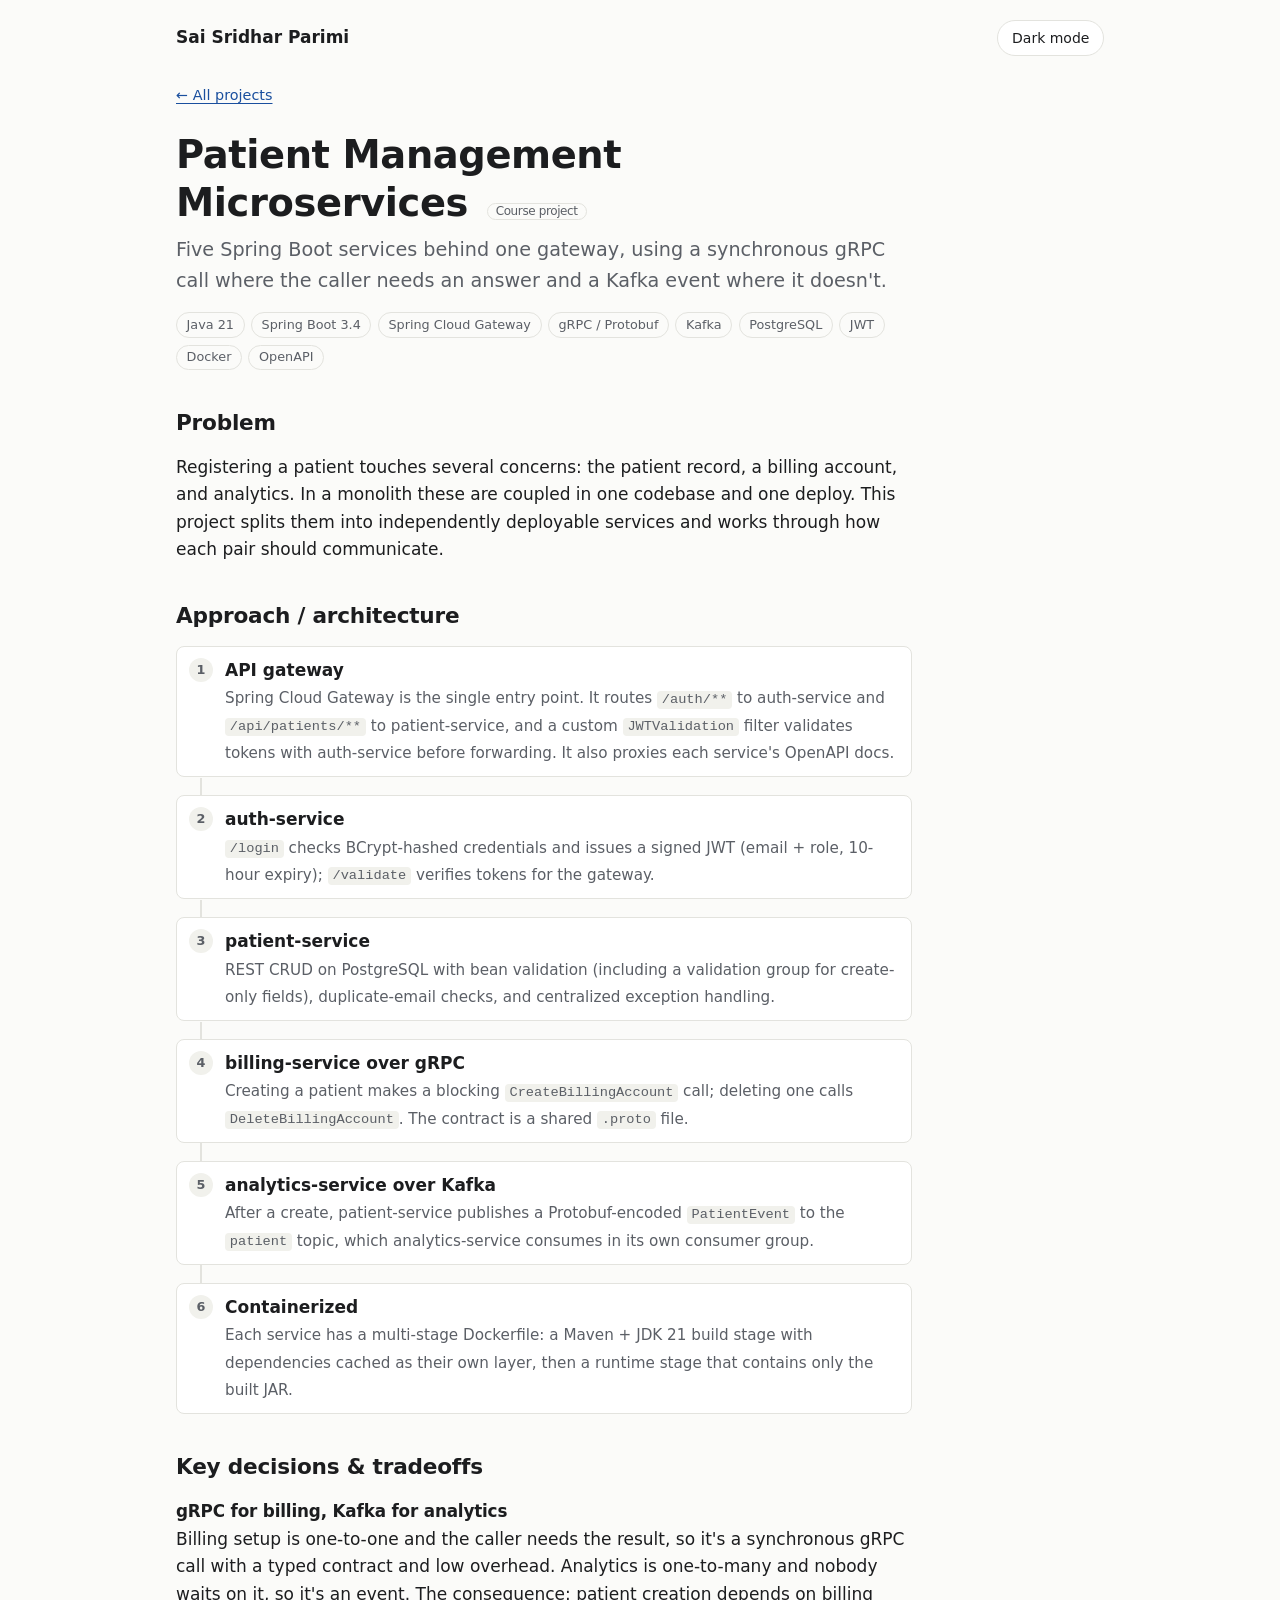
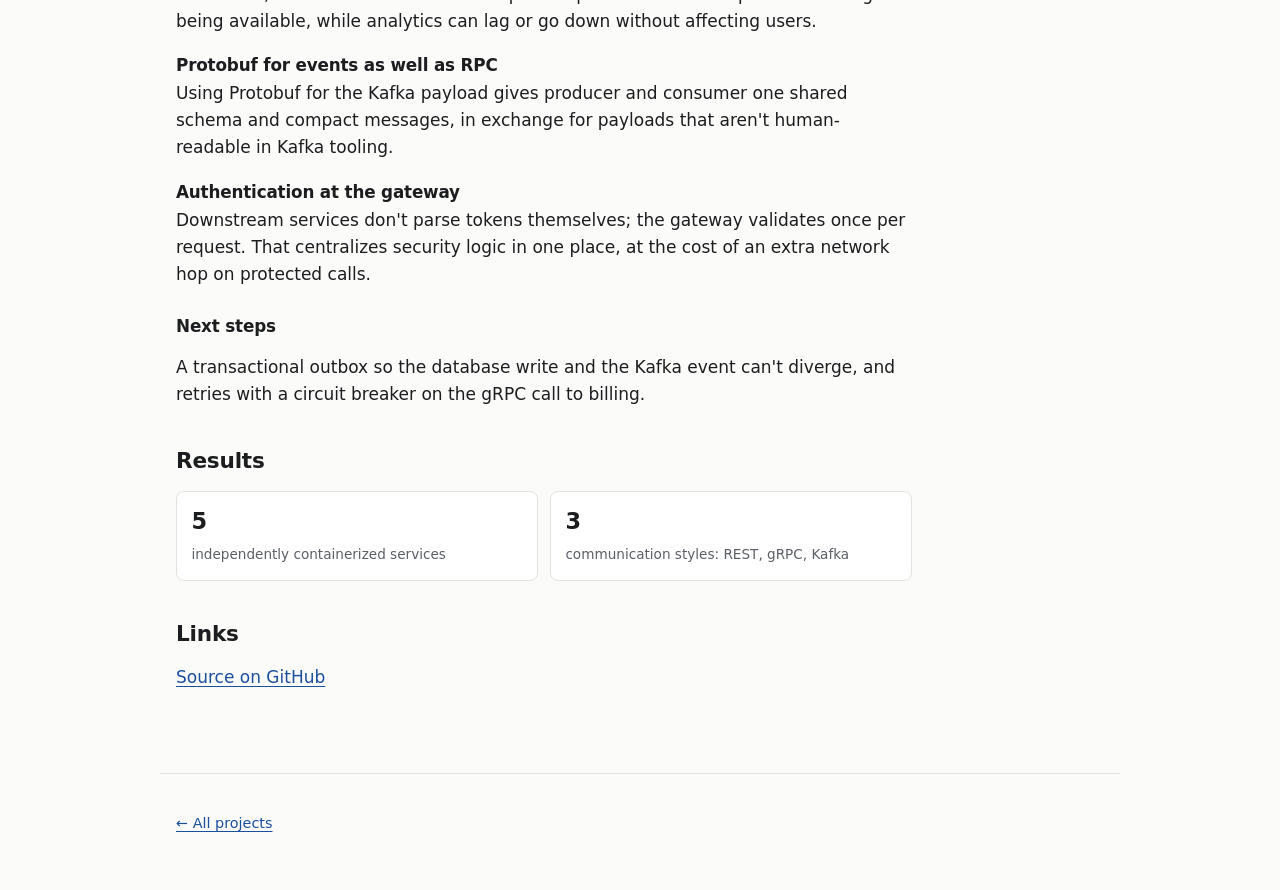
<file: projects/patient-management.html>
<!doctype html>
<html lang="en">
<head>
  <meta charset="utf-8">
  <meta name="viewport" content="width=device-width, initial-scale=1">
  <title>Patient Management - Sai Sridhar Parimi</title>
  <meta name="description" content="Course project: a Spring Boot microservice system using an API gateway, JWT auth, gRPC, and Kafka.">
  <script>try{var t=localStorage.getItem("theme");if(t)document.documentElement.setAttribute("data-theme",t)}catch(e){}</script>
  <link rel="stylesheet" href="../css/style.css">
</head>
<body>
  <a class="skip-link" href="#main">Skip to content</a>
  <header class="site-header">
    <a class="home" href="../">Sai Sridhar Parimi</a>
    <button class="theme-toggle" type="button" aria-pressed="false" hidden>Dark mode</button>
  </header>

  <main id="main">
    <article class="prose">
      <nav class="breadcrumb" aria-label="Breadcrumb"><a href="../">← All projects</a></nav>
      <h1>Patient Management Microservices <span class="tag">Course project</span></h1>
      <p class="hook">Five Spring Boot services behind one gateway, using a synchronous gRPC call where the caller needs an answer and a Kafka event where it doesn't.</p>
      <ul class="meta" aria-label="Stack">
        <li>Java 21</li><li>Spring Boot 3.4</li><li>Spring Cloud Gateway</li><li>gRPC / Protobuf</li><li>Kafka</li><li>PostgreSQL</li><li>JWT</li><li>Docker</li><li>OpenAPI</li>
      </ul>

      <h2>Problem</h2>
      <p>Registering a patient touches several concerns: the patient record, a billing account, and analytics. In a monolith these are coupled in one codebase and one deploy. This project splits them into independently deployable services and works through how each pair should communicate.</p>

      <h2>Approach / architecture</h2>
      <ol class="flow">
        <li><strong>API gateway</strong><span>Spring Cloud Gateway is the single entry point. It routes <code>/auth/**</code> to auth-service and <code>/api/patients/**</code> to patient-service, and a custom <code>JWTValidation</code> filter validates tokens with auth-service before forwarding. It also proxies each service's OpenAPI docs.</span></li>
        <li><strong>auth-service</strong><span><code>/login</code> checks BCrypt-hashed credentials and issues a signed JWT (email + role, 10-hour expiry); <code>/validate</code> verifies tokens for the gateway.</span></li>
        <li><strong>patient-service</strong><span>REST CRUD on PostgreSQL with bean validation (including a validation group for create-only fields), duplicate-email checks, and centralized exception handling.</span></li>
        <li><strong>billing-service over gRPC</strong><span>Creating a patient makes a blocking <code>CreateBillingAccount</code> call; deleting one calls <code>DeleteBillingAccount</code>. The contract is a shared <code>.proto</code> file.</span></li>
        <li><strong>analytics-service over Kafka</strong><span>After a create, patient-service publishes a Protobuf-encoded <code>PatientEvent</code> to the <code>patient</code> topic, which analytics-service consumes in its own consumer group.</span></li>
        <li><strong>Containerized</strong><span>Each service has a multi-stage Dockerfile: a Maven + JDK 21 build stage with dependencies cached as their own layer, then a runtime stage that contains only the built JAR.</span></li>
      </ol>

      <h2>Key decisions &amp; tradeoffs</h2>
      <div class="decision">
        <h3>gRPC for billing, Kafka for analytics</h3>
        <p>Billing setup is one-to-one and the caller needs the result, so it's a synchronous gRPC call with a typed contract and low overhead. Analytics is one-to-many and nobody waits on it, so it's an event. The consequence: patient creation depends on billing being available, while analytics can lag or go down without affecting users.</p>
      </div>
      <div class="decision">
        <h3>Protobuf for events as well as RPC</h3>
        <p>Using Protobuf for the Kafka payload gives producer and consumer one shared schema and compact messages, in exchange for payloads that aren't human-readable in Kafka tooling.</p>
      </div>
      <div class="decision">
        <h3>Authentication at the gateway</h3>
        <p>Downstream services don't parse tokens themselves; the gateway validates once per request. That centralizes security logic in one place, at the cost of an extra network hop on protected calls.</p>
      </div>

      <h3>Next steps</h3>
      <p>A transactional outbox so the database write and the Kafka event can't diverge, and retries with a circuit breaker on the gRPC call to billing.</p>

      <h2>Results</h2>
      <ul class="stats">
        <li><span class="value">5</span><span class="label">independently containerized services</span></li>
        <li><span class="value">3</span><span class="label">communication styles: REST, gRPC, Kafka</span></li>
      </ul>

      <h2>Links</h2>
      <ul class="links-list">
        <li><a href="https://github.com/Sridhar3489/patient-management">Source on GitHub</a></li>
      </ul>
    </article>
  </main>

  <footer class="site-footer"><p><a href="../">← All projects</a></p></footer>
  <script src="../js/theme.js"></script>
</body>
</html>
</file>
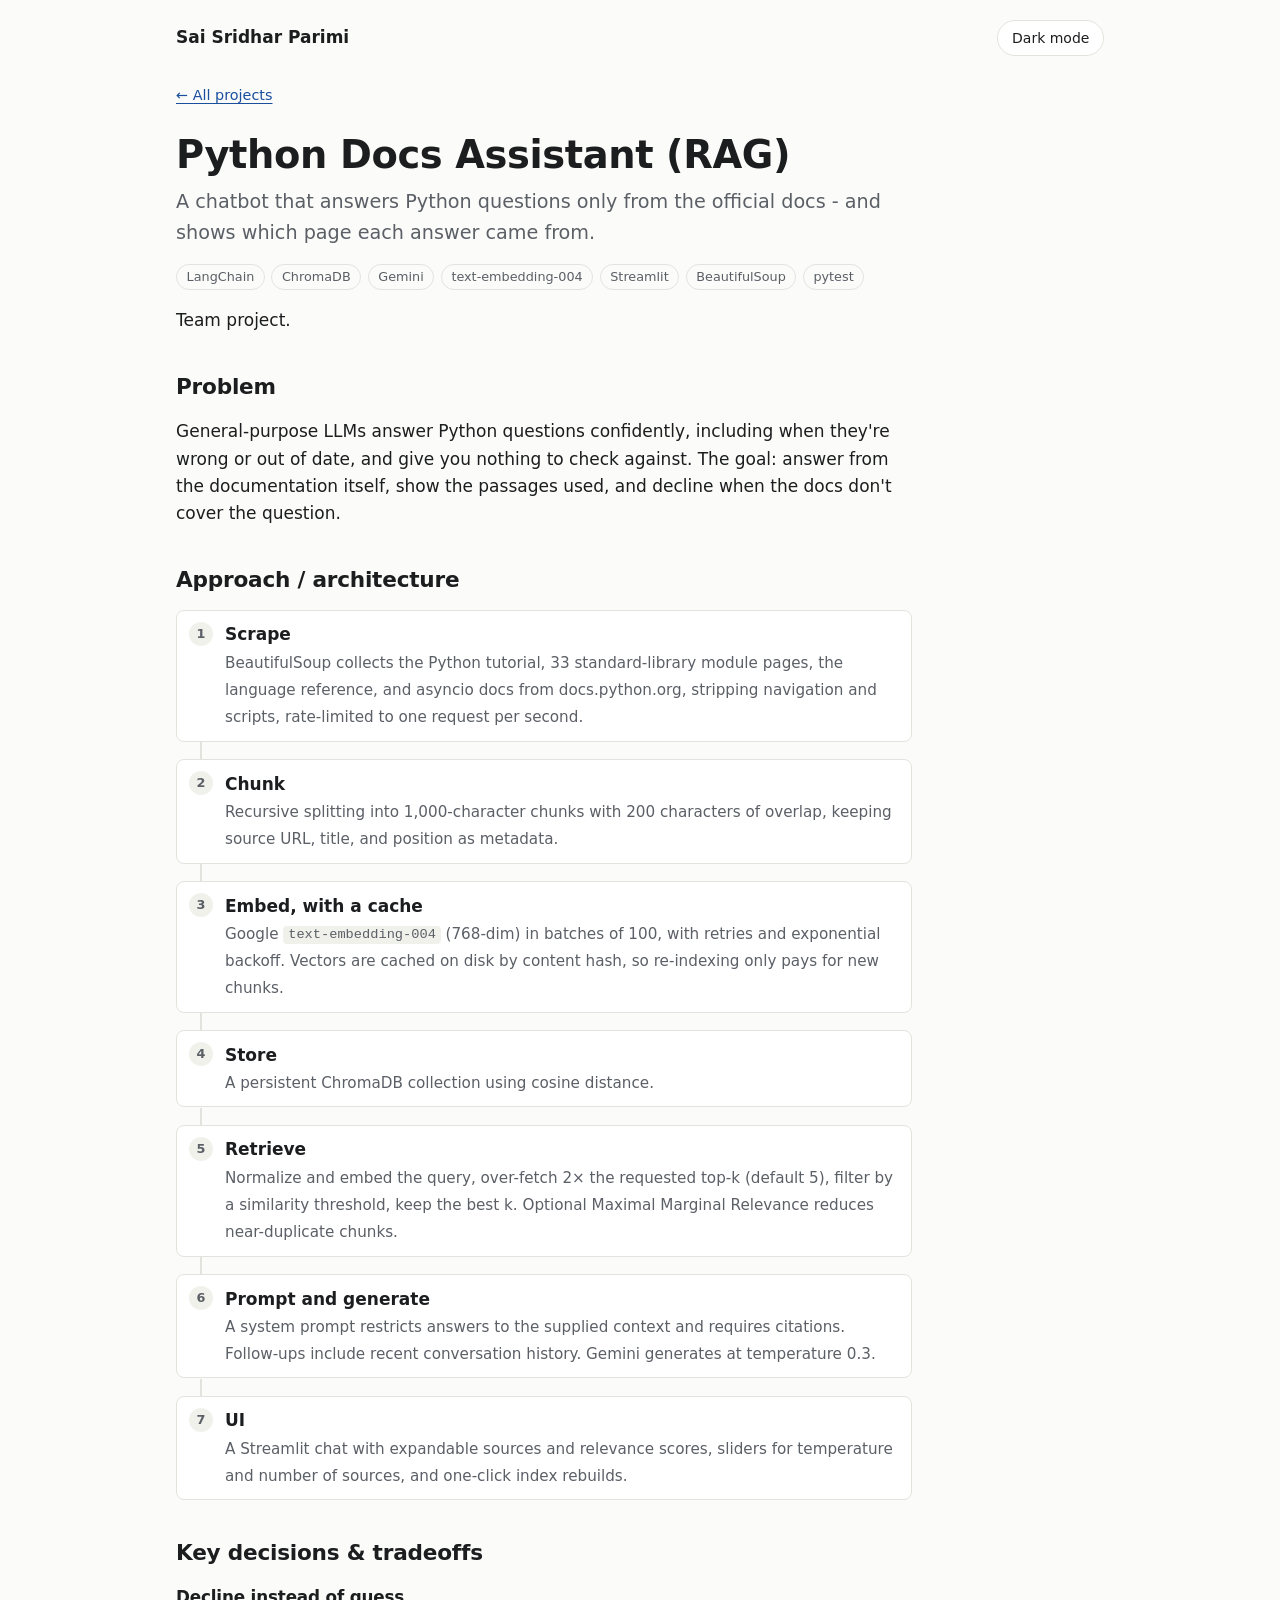
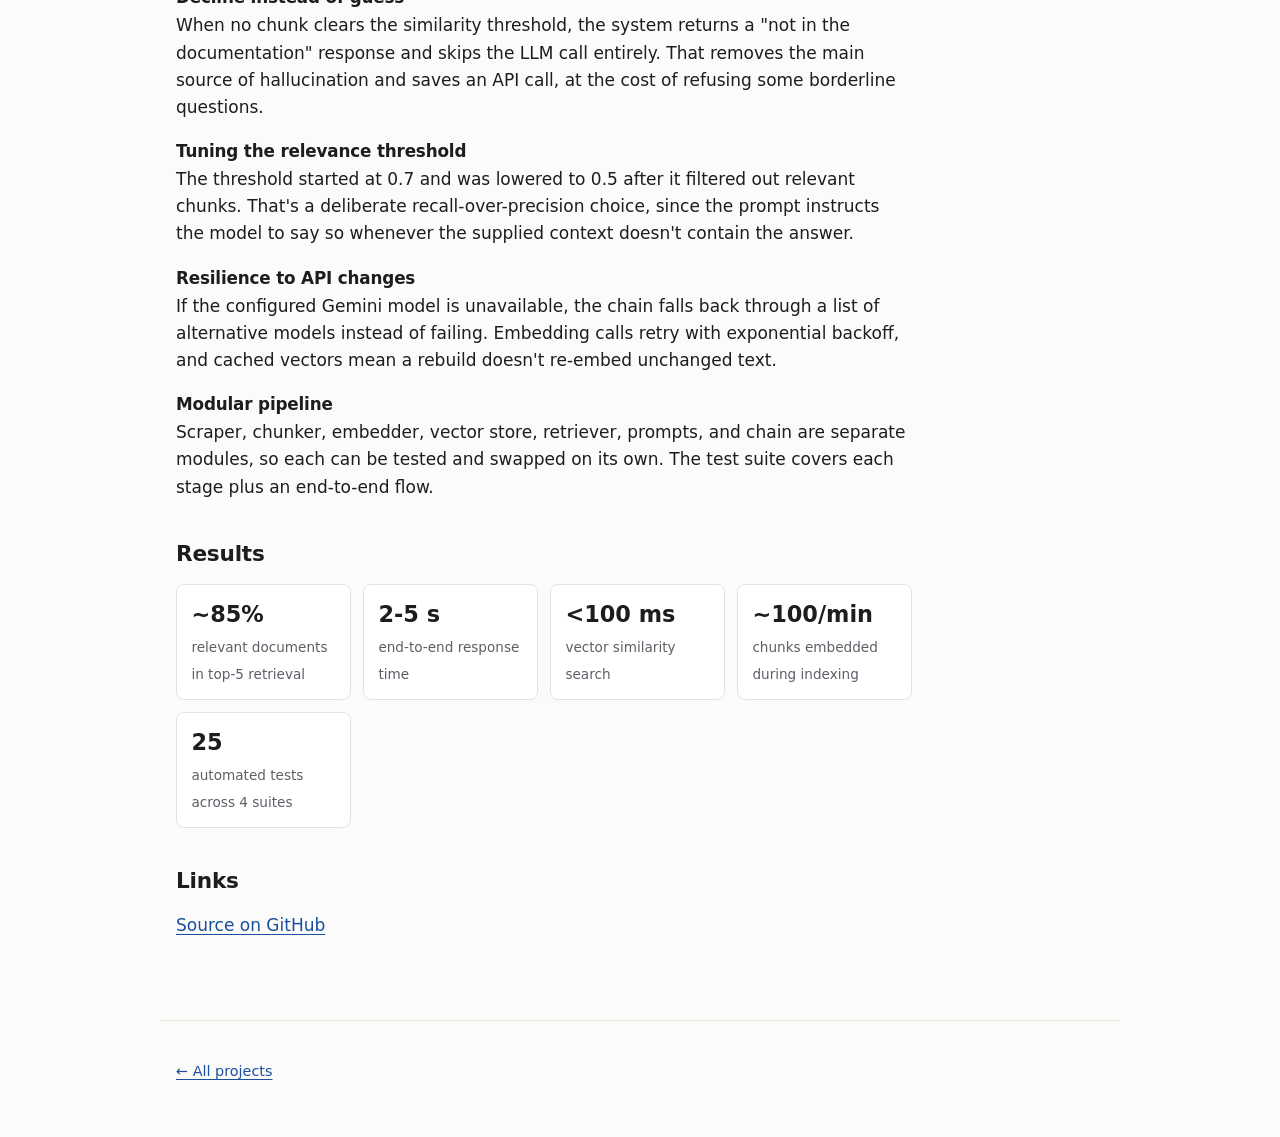
<file: projects/python-docs-rag.html>
<!doctype html>
<html lang="en">
<head>
  <meta charset="utf-8">
  <meta name="viewport" content="width=device-width, initial-scale=1">
  <title>Python Docs Assistant - Sai Sridhar Parimi</title>
  <meta name="description" content="A retrieval-augmented chatbot over the official Python documentation, built with LangChain, ChromaDB, and Gemini.">
  <script>try{var t=localStorage.getItem("theme");if(t)document.documentElement.setAttribute("data-theme",t)}catch(e){}</script>
  <link rel="stylesheet" href="../css/style.css">
</head>
<body>
  <a class="skip-link" href="#main">Skip to content</a>
  <header class="site-header">
    <a class="home" href="../">Sai Sridhar Parimi</a>
    <button class="theme-toggle" type="button" aria-pressed="false" hidden>Dark mode</button>
  </header>

  <main id="main">
    <article class="prose">
      <nav class="breadcrumb" aria-label="Breadcrumb"><a href="../">← All projects</a></nav>
      <h1>Python Docs Assistant (RAG)</h1>
      <p class="hook">A chatbot that answers Python questions only from the official docs - and shows which page each answer came from.</p>
      <ul class="meta" aria-label="Stack">
        <li>LangChain</li><li>ChromaDB</li><li>Gemini</li><li>text-embedding-004</li><li>Streamlit</li><li>BeautifulSoup</li><li>pytest</li>
      </ul>
      <p>Team project.</p>

      <h2>Problem</h2>
      <p>General-purpose LLMs answer Python questions confidently, including when they're wrong or out of date, and give you nothing to check against. The goal: answer from the documentation itself, show the passages used, and decline when the docs don't cover the question.</p>

      <h2>Approach / architecture</h2>
      <ol class="flow">
        <li><strong>Scrape</strong><span>BeautifulSoup collects the Python tutorial, 33 standard-library module pages, the language reference, and asyncio docs from docs.python.org, stripping navigation and scripts, rate-limited to one request per second.</span></li>
        <li><strong>Chunk</strong><span>Recursive splitting into 1,000-character chunks with 200 characters of overlap, keeping source URL, title, and position as metadata.</span></li>
        <li><strong>Embed, with a cache</strong><span>Google <code>text-embedding-004</code> (768-dim) in batches of 100, with retries and exponential backoff. Vectors are cached on disk by content hash, so re-indexing only pays for new chunks.</span></li>
        <li><strong>Store</strong><span>A persistent ChromaDB collection using cosine distance.</span></li>
        <li><strong>Retrieve</strong><span>Normalize and embed the query, over-fetch 2× the requested top-k (default 5), filter by a similarity threshold, keep the best k. Optional Maximal Marginal Relevance reduces near-duplicate chunks.</span></li>
        <li><strong>Prompt and generate</strong><span>A system prompt restricts answers to the supplied context and requires citations. Follow-ups include recent conversation history. Gemini generates at temperature 0.3.</span></li>
        <li><strong>UI</strong><span>A Streamlit chat with expandable sources and relevance scores, sliders for temperature and number of sources, and one-click index rebuilds.</span></li>
      </ol>

      <h2>Key decisions &amp; tradeoffs</h2>
      <div class="decision">
        <h3>Decline instead of guess</h3>
        <p>When no chunk clears the similarity threshold, the system returns a "not in the documentation" response and skips the LLM call entirely. That removes the main source of hallucination and saves an API call, at the cost of refusing some borderline questions.</p>
      </div>
      <div class="decision">
        <h3>Tuning the relevance threshold</h3>
        <p>The threshold started at 0.7 and was lowered to 0.5 after it filtered out relevant chunks. That's a deliberate recall-over-precision choice, since the prompt instructs the model to say so whenever the supplied context doesn't contain the answer.</p>
      </div>
      <div class="decision">
        <h3>Resilience to API changes</h3>
        <p>If the configured Gemini model is unavailable, the chain falls back through a list of alternative models instead of failing. Embedding calls retry with exponential backoff, and cached vectors mean a rebuild doesn't re-embed unchanged text.</p>
      </div>
      <div class="decision">
        <h3>Modular pipeline</h3>
        <p>Scraper, chunker, embedder, vector store, retriever, prompts, and chain are separate modules, so each can be tested and swapped on its own. The test suite covers each stage plus an end-to-end flow.</p>
      </div>

      <h2>Results</h2>
      <ul class="stats">
        <li><span class="value">~85%</span><span class="label">relevant documents in top-5 retrieval</span></li>
        <li><span class="value">2-5 s</span><span class="label">end-to-end response time</span></li>
        <li><span class="value">&lt;100 ms</span><span class="label">vector similarity search</span></li>
        <li><span class="value">~100/min</span><span class="label">chunks embedded during indexing</span></li>
        <li><span class="value">25</span><span class="label">automated tests across 4 suites</span></li>
      </ul>

      <h2>Links</h2>
      <ul class="links-list">
        <li><a href="https://github.com/Venkata-Nikhil-Amirisetty/Prompt-Final-Project">Source on GitHub</a></li>
      </ul>
    </article>
  </main>

  <footer class="site-footer"><p><a href="../">← All projects</a></p></footer>
  <script src="../js/theme.js"></script>
</body>
</html>
</file>
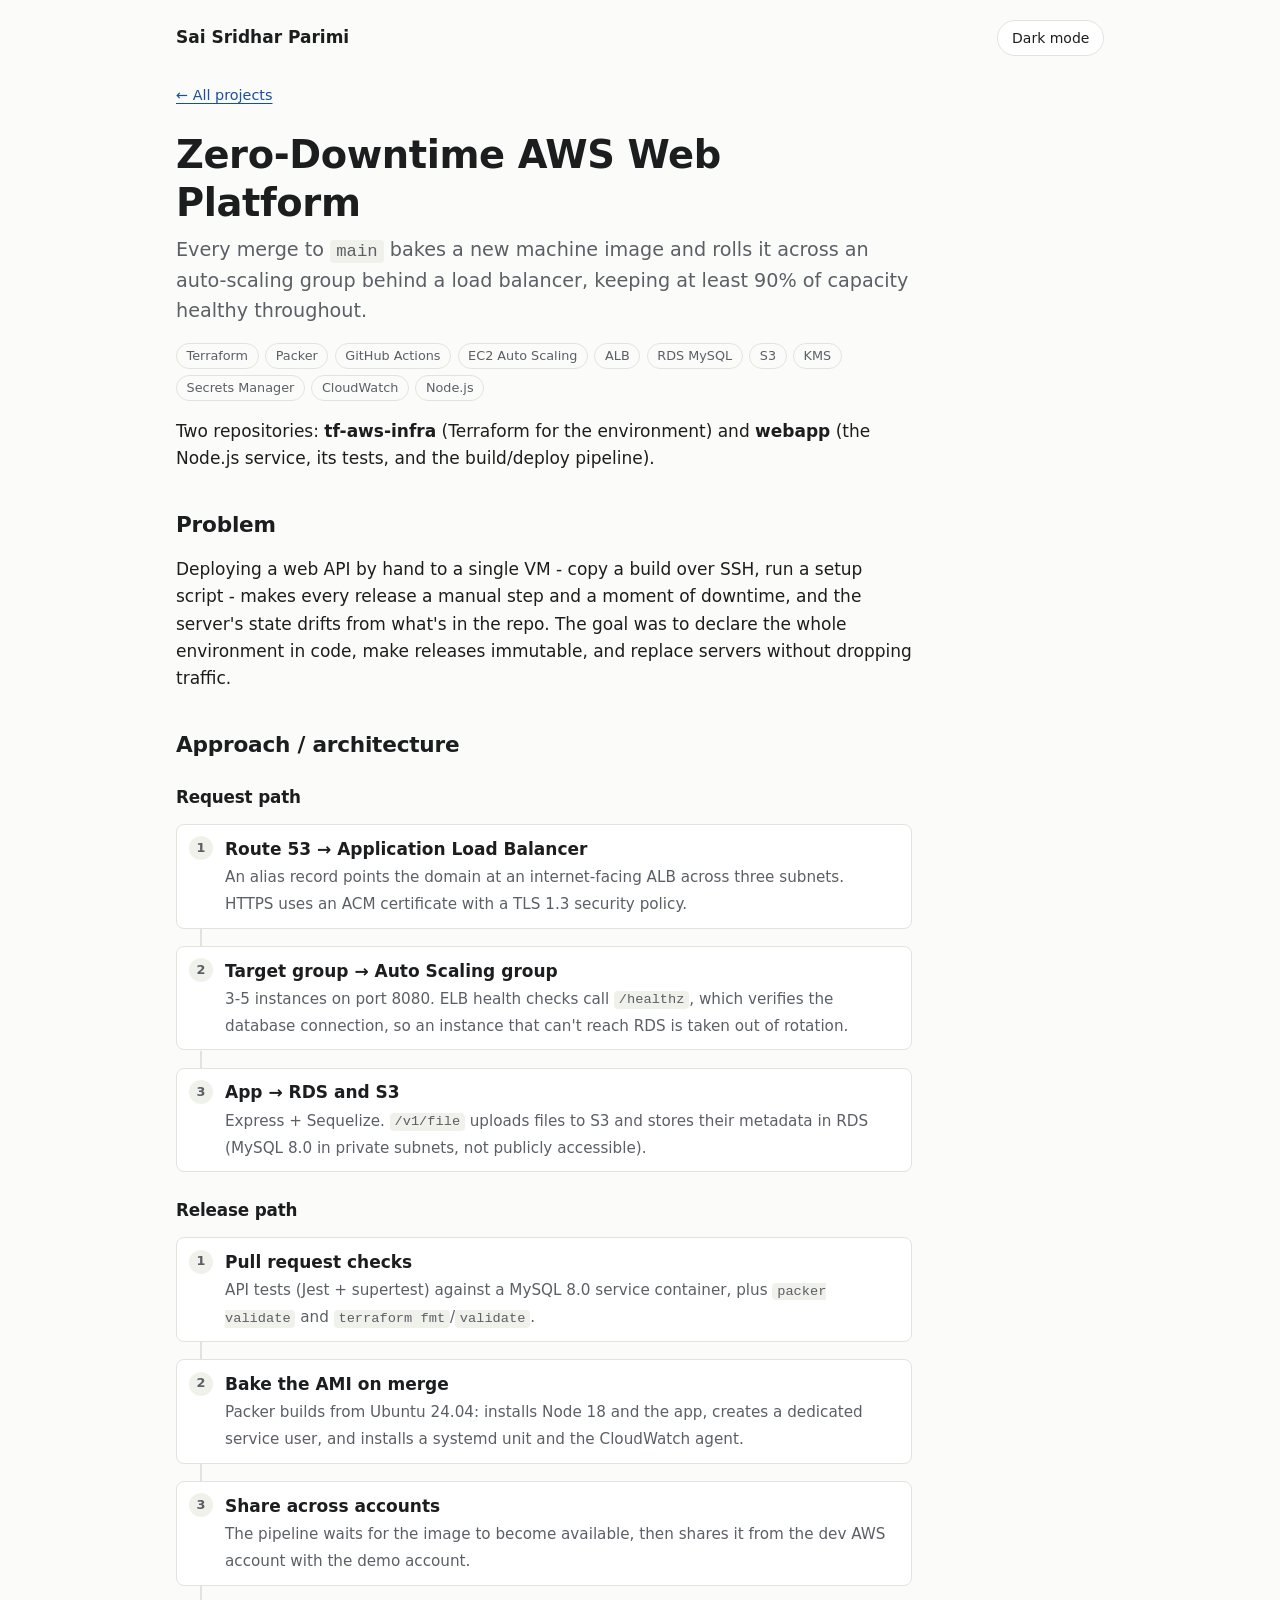
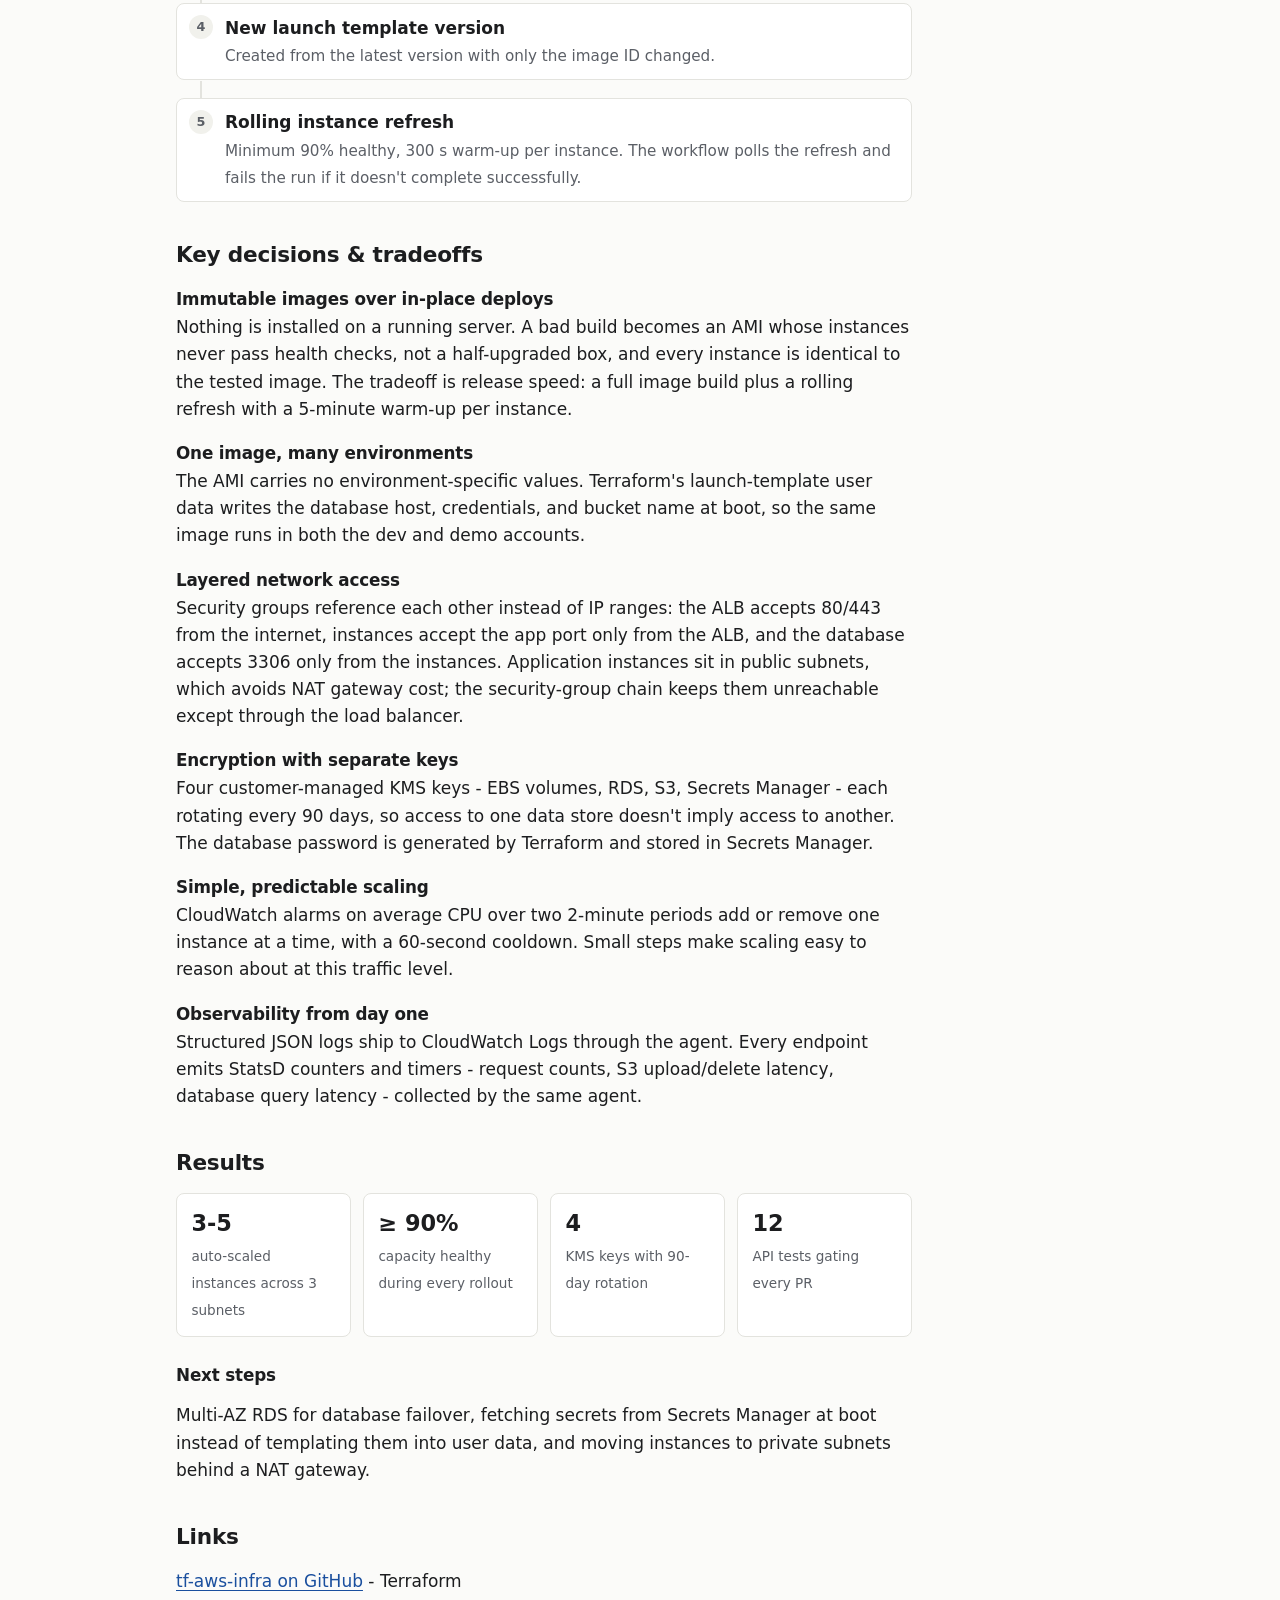
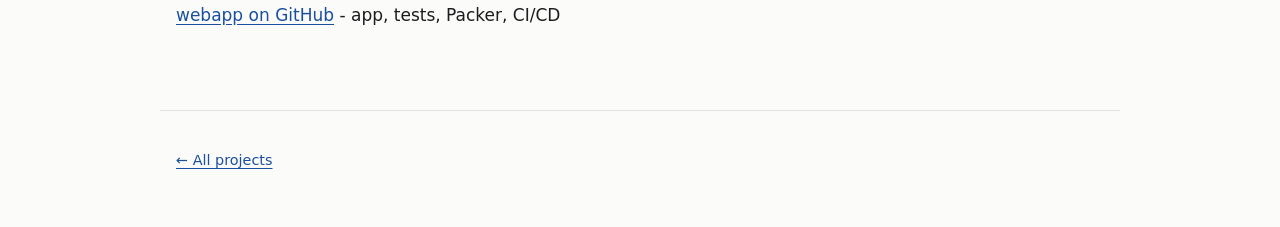
<file: projects/zero-downtime-aws.html>
<!doctype html>
<html lang="en">
<head>
  <meta charset="utf-8">
  <meta name="viewport" content="width=device-width, initial-scale=1">
  <title>Zero-Downtime AWS Platform - Sai Sridhar Parimi</title>
  <meta name="description" content="Terraform-provisioned AWS stack with Packer-built AMIs and rolling instance refreshes on every merge.">
  <script>try{var t=localStorage.getItem("theme");if(t)document.documentElement.setAttribute("data-theme",t)}catch(e){}</script>
  <link rel="stylesheet" href="../css/style.css">
</head>
<body>
  <a class="skip-link" href="#main">Skip to content</a>
  <header class="site-header">
    <a class="home" href="../">Sai Sridhar Parimi</a>
    <button class="theme-toggle" type="button" aria-pressed="false" hidden>Dark mode</button>
  </header>

  <main id="main">
    <article class="prose">
      <nav class="breadcrumb" aria-label="Breadcrumb"><a href="../">← All projects</a></nav>
      <h1>Zero-Downtime AWS Web Platform</h1>
      <p class="hook">Every merge to <code>main</code> bakes a new machine image and rolls it across an auto-scaling group behind a load balancer, keeping at least 90% of capacity healthy throughout.</p>
      <ul class="meta" aria-label="Stack">
        <li>Terraform</li><li>Packer</li><li>GitHub Actions</li><li>EC2 Auto Scaling</li><li>ALB</li><li>RDS MySQL</li><li>S3</li><li>KMS</li><li>Secrets Manager</li><li>CloudWatch</li><li>Node.js</li>
      </ul>
      <p>Two repositories: <strong>tf-aws-infra</strong> (Terraform for the environment) and <strong>webapp</strong> (the Node.js service, its tests, and the build/deploy pipeline).</p>

      <h2>Problem</h2>
      <p>Deploying a web API by hand to a single VM - copy a build over SSH, run a setup script - makes every release a manual step and a moment of downtime, and the server's state drifts from what's in the repo. The goal was to declare the whole environment in code, make releases immutable, and replace servers without dropping traffic.</p>

      <h2>Approach / architecture</h2>
      <h3>Request path</h3>
      <ol class="flow">
        <li><strong>Route 53 → Application Load Balancer</strong><span>An alias record points the domain at an internet-facing ALB across three subnets. HTTPS uses an ACM certificate with a TLS 1.3 security policy.</span></li>
        <li><strong>Target group → Auto Scaling group</strong><span>3-5 instances on port 8080. ELB health checks call <code>/healthz</code>, which verifies the database connection, so an instance that can't reach RDS is taken out of rotation.</span></li>
        <li><strong>App → RDS and S3</strong><span>Express + Sequelize. <code>/v1/file</code> uploads files to S3 and stores their metadata in RDS (MySQL 8.0 in private subnets, not publicly accessible).</span></li>
      </ol>

      <h3>Release path</h3>
      <ol class="flow">
        <li><strong>Pull request checks</strong><span>API tests (Jest + supertest) against a MySQL 8.0 service container, plus <code>packer validate</code> and <code>terraform fmt</code>/<code>validate</code>.</span></li>
        <li><strong>Bake the AMI on merge</strong><span>Packer builds from Ubuntu 24.04: installs Node 18 and the app, creates a dedicated service user, and installs a systemd unit and the CloudWatch agent.</span></li>
        <li><strong>Share across accounts</strong><span>The pipeline waits for the image to become available, then shares it from the dev AWS account with the demo account.</span></li>
        <li><strong>New launch template version</strong><span>Created from the latest version with only the image ID changed.</span></li>
        <li><strong>Rolling instance refresh</strong><span>Minimum 90% healthy, 300 s warm-up per instance. The workflow polls the refresh and fails the run if it doesn't complete successfully.</span></li>
      </ol>

      <h2>Key decisions &amp; tradeoffs</h2>
      <div class="decision">
        <h3>Immutable images over in-place deploys</h3>
        <p>Nothing is installed on a running server. A bad build becomes an AMI whose instances never pass health checks, not a half-upgraded box, and every instance is identical to the tested image. The tradeoff is release speed: a full image build plus a rolling refresh with a 5-minute warm-up per instance.</p>
      </div>
      <div class="decision">
        <h3>One image, many environments</h3>
        <p>The AMI carries no environment-specific values. Terraform's launch-template user data writes the database host, credentials, and bucket name at boot, so the same image runs in both the dev and demo accounts.</p>
      </div>
      <div class="decision">
        <h3>Layered network access</h3>
        <p>Security groups reference each other instead of IP ranges: the ALB accepts 80/443 from the internet, instances accept the app port only from the ALB, and the database accepts 3306 only from the instances. Application instances sit in public subnets, which avoids NAT gateway cost; the security-group chain keeps them unreachable except through the load balancer.</p>
      </div>
      <div class="decision">
        <h3>Encryption with separate keys</h3>
        <p>Four customer-managed KMS keys - EBS volumes, RDS, S3, Secrets Manager - each rotating every 90 days, so access to one data store doesn't imply access to another. The database password is generated by Terraform and stored in Secrets Manager.</p>
      </div>
      <div class="decision">
        <h3>Simple, predictable scaling</h3>
        <p>CloudWatch alarms on average CPU over two 2-minute periods add or remove one instance at a time, with a 60-second cooldown. Small steps make scaling easy to reason about at this traffic level.</p>
      </div>
      <div class="decision">
        <h3>Observability from day one</h3>
        <p>Structured JSON logs ship to CloudWatch Logs through the agent. Every endpoint emits StatsD counters and timers - request counts, S3 upload/delete latency, database query latency - collected by the same agent.</p>
      </div>

      <h2>Results</h2>
      <ul class="stats">
        <li><span class="value">3-5</span><span class="label">auto-scaled instances across 3 subnets</span></li>
        <li><span class="value">≥ 90%</span><span class="label">capacity healthy during every rollout</span></li>
        <li><span class="value">4</span><span class="label">KMS keys with 90-day rotation</span></li>
        <li><span class="value">12</span><span class="label">API tests gating every PR</span></li>
      </ul>

      <h3>Next steps</h3>
      <p>Multi-AZ RDS for database failover, fetching secrets from Secrets Manager at boot instead of templating them into user data, and moving instances to private subnets behind a NAT gateway.</p>

      <h2>Links</h2>
      <ul class="links-list">
        <li><a href="https://github.com/SaiSridharParimi/tf-aws-infra-fork">tf-aws-infra on GitHub</a> - Terraform</li>
        <li><a href="https://github.com/SaiSridharParimi/webapp-fork">webapp on GitHub</a> - app, tests, Packer, CI/CD</li>
      </ul>
    </article>
  </main>

  <footer class="site-footer"><p><a href="../">← All projects</a></p></footer>
  <script src="../js/theme.js"></script>
</body>
</html>
</file>
<file: css/style.css>
/* ---------- Tokens ---------- */
:root {
  --bg: #fbfbf9;
  --surface: #ffffff;
  --text: #1c1d1f;
  --muted: #5b5f66;
  --border: #e3e3de;
  --accent: #1f5fbf;
  --accent-text: #1a4f9e;
  --code-bg: #f1f1ec;
  --todo-bg: #fff6d6;
  --todo-border: #c99a00;
  --todo-text: #5a4300;
  --focus: #1f5fbf;
  --max: 46rem;
  --wide: 60rem;
  color-scheme: light;
}

@media (prefers-color-scheme: dark) {
  :root:not([data-theme="light"]) {
    --bg: #131416;
    --surface: #1b1c1f;
    --text: #e8e8e6;
    --muted: #a3a6ad;
    --border: #2e3035;
    --accent: #7fb0ff;
    --accent-text: #9cc2ff;
    --code-bg: #232529;
    --todo-bg: #2f2808;
    --todo-border: #d4a72c;
    --todo-text: #f3dc8f;
    --focus: #9cc2ff;
    color-scheme: dark;
  }
}

:root[data-theme="dark"] {
  --bg: #131416;
  --surface: #1b1c1f;
  --text: #e8e8e6;
  --muted: #a3a6ad;
  --border: #2e3035;
  --accent: #7fb0ff;
  --accent-text: #9cc2ff;
  --code-bg: #232529;
  --todo-bg: #2f2808;
  --todo-border: #d4a72c;
  --todo-text: #f3dc8f;
  --focus: #9cc2ff;
  color-scheme: dark;
}

/* ---------- Base ---------- */
*, *::before, *::after { box-sizing: border-box; }

html { -webkit-text-size-adjust: 100%; }

body {
  margin: 0;
  background: var(--bg);
  color: var(--text);
  font-family: system-ui, -apple-system, "Segoe UI", Roboto, "Helvetica Neue", Arial, sans-serif;
  font-size: 1.0625rem;
  line-height: 1.6;
  overflow-wrap: break-word;
}

a { color: var(--accent-text); text-underline-offset: 0.18em; }
a:hover { text-decoration-thickness: 2px; }

:focus-visible {
  outline: 3px solid var(--focus);
  outline-offset: 2px;
  border-radius: 2px;
}

code, pre {
  font-family: ui-monospace, SFMono-Regular, Menlo, Consolas, monospace;
  font-size: 0.9em;
}
code {
  background: var(--code-bg);
  padding: 0.1em 0.35em;
  border-radius: 4px;
}

h1, h2, h3 { line-height: 1.25; letter-spacing: -0.01em; }
h1 { font-size: clamp(1.75rem, 1.3rem + 2vw, 2.4rem); margin: 0 0 0.5rem; }
h2 { font-size: 1.35rem; margin: 2.5rem 0 0.75rem; }
h3 { font-size: 1.05rem; margin: 1.75rem 0 0.5rem; }

ul, ol { padding-left: 1.25rem; }
li + li { margin-top: 0.35rem; }

.skip-link {
  position: absolute;
  left: 1rem;
  top: -3rem;
  background: var(--surface);
  color: var(--text);
  padding: 0.5rem 0.75rem;
  border: 1px solid var(--border);
  border-radius: 6px;
  z-index: 10;
}
.skip-link:focus { top: 1rem; }

.visually-hidden {
  position: absolute !important;
  width: 1px; height: 1px;
  overflow: hidden;
  clip: rect(0 0 0 0);
  white-space: nowrap;
}

/* ---------- Layout ---------- */
.site-header,
main,
.site-footer {
  max-width: var(--wide);
  margin: 0 auto;
  padding-left: 16px;
  padding-right: 16px;
}

.site-header {
  display: flex;
  align-items: center;
  justify-content: space-between;
  gap: 1rem;
  padding-top: 1.25rem;
  padding-bottom: 1.25rem;
}
.site-header .home {
  font-weight: 600;
  color: var(--text);
  text-decoration: none;
}
.site-header .home:hover { text-decoration: underline; }

.theme-toggle {
  font: inherit;
  font-size: 0.875rem;
  color: var(--text);
  background: var(--surface);
  border: 1px solid var(--border);
  border-radius: 999px;
  padding: 0.35rem 0.85rem;
  cursor: pointer;
  min-height: 2.25rem;
}
.theme-toggle:hover { border-color: var(--muted); }

main { padding-bottom: 4rem; }

.prose { max-width: var(--max); }

.site-footer {
  border-top: 1px solid var(--border);
  padding-top: 1.5rem;
  padding-bottom: 2.5rem;
  color: var(--muted);
  font-size: 0.9rem;
}

/* ---------- Home ---------- */
.intro { max-width: var(--max); padding-top: 1.5rem; }
.intro p { color: var(--muted); font-size: 1.125rem; margin: 0.5rem 0; }
.intro .links { margin-top: 1rem; display: flex; flex-wrap: wrap; gap: 0.5rem 1.25rem; font-size: 1rem; }

.group { margin-top: 3rem; }
.group h2 {
  font-size: 0.8rem;
  text-transform: uppercase;
  letter-spacing: 0.08em;
  color: var(--muted);
  margin: 0 0 0.5rem;
  font-weight: 600;
}

.project-list {
  list-style: none;
  margin: 0;
  padding: 0;
  border-top: 1px solid var(--border);
}
.project-list li { margin: 0; border-bottom: 1px solid var(--border); }

.project-row {
  display: grid;
  grid-template-columns: minmax(11rem, 15rem) 1fr minmax(9rem, 14rem);
  gap: 0.25rem 1.5rem;
  align-items: baseline;
  padding: 1rem 0.5rem;
  margin: 0 -0.5rem;
  color: inherit;
  text-decoration: none;
  border-radius: 6px;
}
.project-row:hover { background: var(--surface); }
.project-row:hover .project-name { text-decoration: underline; }
.project-name { font-weight: 600; color: var(--accent-text); }
.project-problem { color: var(--text); }
.project-metric {
  color: var(--muted);
  font-size: 0.9rem;
  font-variant-numeric: tabular-nums;
  text-align: right;
}
.tag {
  display: inline-block;
  font-size: 0.75rem;
  font-weight: 500;
  color: var(--muted);
  border: 1px solid var(--border);
  border-radius: 999px;
  padding: 0 0.5rem;
  margin-left: 0.35rem;
  vertical-align: 0.1em;
}

@media (max-width: 720px) {
  .project-row { grid-template-columns: 1fr; }
  .project-metric { text-align: left; }
}

/* ---------- Project pages ---------- */
.breadcrumb { font-size: 0.9rem; margin: 0.5rem 0 1.5rem; }

.hook {
  font-size: 1.2rem;
  color: var(--muted);
  margin: 0 0 1rem;
  max-width: var(--max);
}

.meta {
  display: flex;
  flex-wrap: wrap;
  gap: 0.4rem;
  margin: 0 0 1rem;
  padding: 0;
  list-style: none;
}
.meta li {
  margin: 0;
  font-size: 0.8rem;
  border: 1px solid var(--border);
  border-radius: 999px;
  padding: 0.1rem 0.6rem;
  color: var(--muted);
}

/* Architecture flow: numbered steps with connectors */
.flow {
  list-style: none;
  counter-reset: step;
  padding: 0;
  margin: 1rem 0;
}
.flow > li {
  counter-increment: step;
  position: relative;
  margin: 0;
  padding: 0.65rem 0.9rem 0.65rem 3rem;
  background: var(--surface);
  border: 1px solid var(--border);
  border-radius: 8px;
}
.flow > li + li { margin-top: 1.1rem; }
.flow > li + li::after {
  content: "";
  position: absolute;
  left: 1.45rem;
  top: -1.15rem;
  height: 1.1rem;
  border-left: 2px solid var(--border);
}
.flow > li::before {
  content: counter(step);
  position: absolute;
  left: 0.75rem;
  top: 0.7rem;
  width: 1.5rem;
  height: 1.5rem;
  border-radius: 50%;
  background: var(--code-bg);
  color: var(--muted);
  font-size: 0.8rem;
  font-weight: 600;
  display: grid;
  place-items: center;
}
.flow strong { display: block; }
.flow span { color: var(--muted); font-size: 0.95rem; }

/* Tables */
.table-wrap { overflow-x: auto; margin: 1rem 0; }
table {
  border-collapse: collapse;
  width: 100%;
  font-size: 0.95rem;
  font-variant-numeric: tabular-nums;
}
caption {
  text-align: left;
  color: var(--muted);
  font-size: 0.85rem;
  padding-bottom: 0.5rem;
}
th, td {
  text-align: left;
  padding: 0.5rem 0.75rem 0.5rem 0;
  border-bottom: 1px solid var(--border);
  vertical-align: top;
}
th { font-weight: 600; }
td.num, th.num { text-align: right; }
tr.best td { font-weight: 600; }

/* Stat tiles */
.stats {
  display: grid;
  grid-template-columns: repeat(auto-fit, minmax(10rem, 1fr));
  gap: 0.75rem;
  margin: 1rem 0;
  padding: 0;
  list-style: none;
}
.stats li {
  margin: 0;
  background: var(--surface);
  border: 1px solid var(--border);
  border-radius: 8px;
  padding: 0.75rem 0.9rem;
}
.stats .value {
  display: block;
  font-size: 1.4rem;
  font-weight: 650;
  font-variant-numeric: tabular-nums;
}
.stats .label { color: var(--muted); font-size: 0.85rem; }

/* Decision cards */
.decision { margin: 1.25rem 0; }
.decision h3 { margin: 0 0 0.25rem; }
.decision p { margin: 0.25rem 0; }

/* Stage blocks (deployment progression) */
.stage {
  border-left: 3px solid var(--accent);
  padding-left: 1rem;
  margin: 2rem 0;
}
.stage h3 { margin-top: 0; }

/* Visible TODOs for the site owner */
.todo {
  background: var(--todo-bg);
  color: var(--todo-text);
  border: 1px dashed var(--todo-border);
  border-radius: 6px;
  padding: 0.6rem 0.8rem;
  font-size: 0.95rem;
}
p.todo, div.todo { margin: 1rem 0; }
span.todo { padding: 0.05rem 0.4rem; display: inline; }
.todo::before { content: "\270E  "; }
.todo code { background: transparent; padding: 0; }

.links-list { list-style: none; padding: 0; }
.links-list li { margin: 0.4rem 0; }

@media (prefers-reduced-motion: reduce) {
  * { scroll-behavior: auto !important; transition: none !important; }
}

@media print {
  .theme-toggle, .skip-link { display: none; }
  .todo { border-style: solid; }
}
</file>
